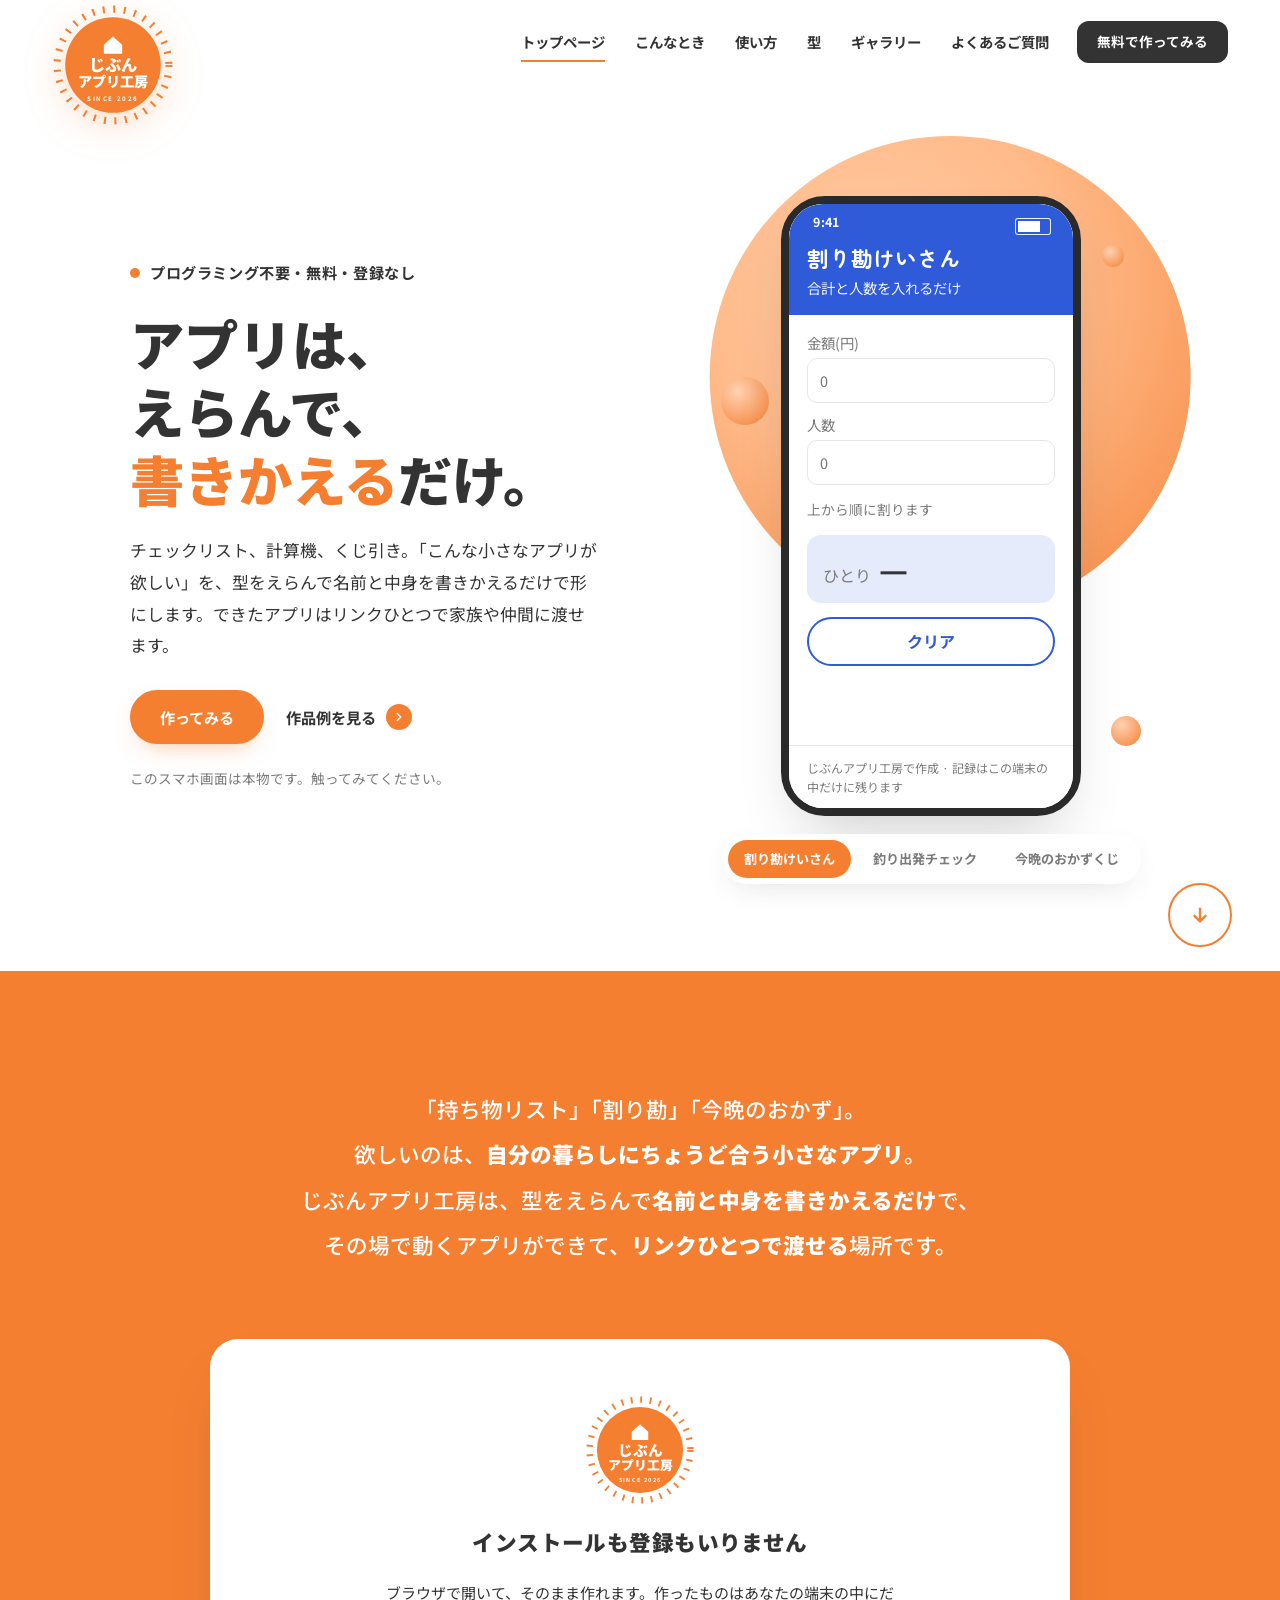
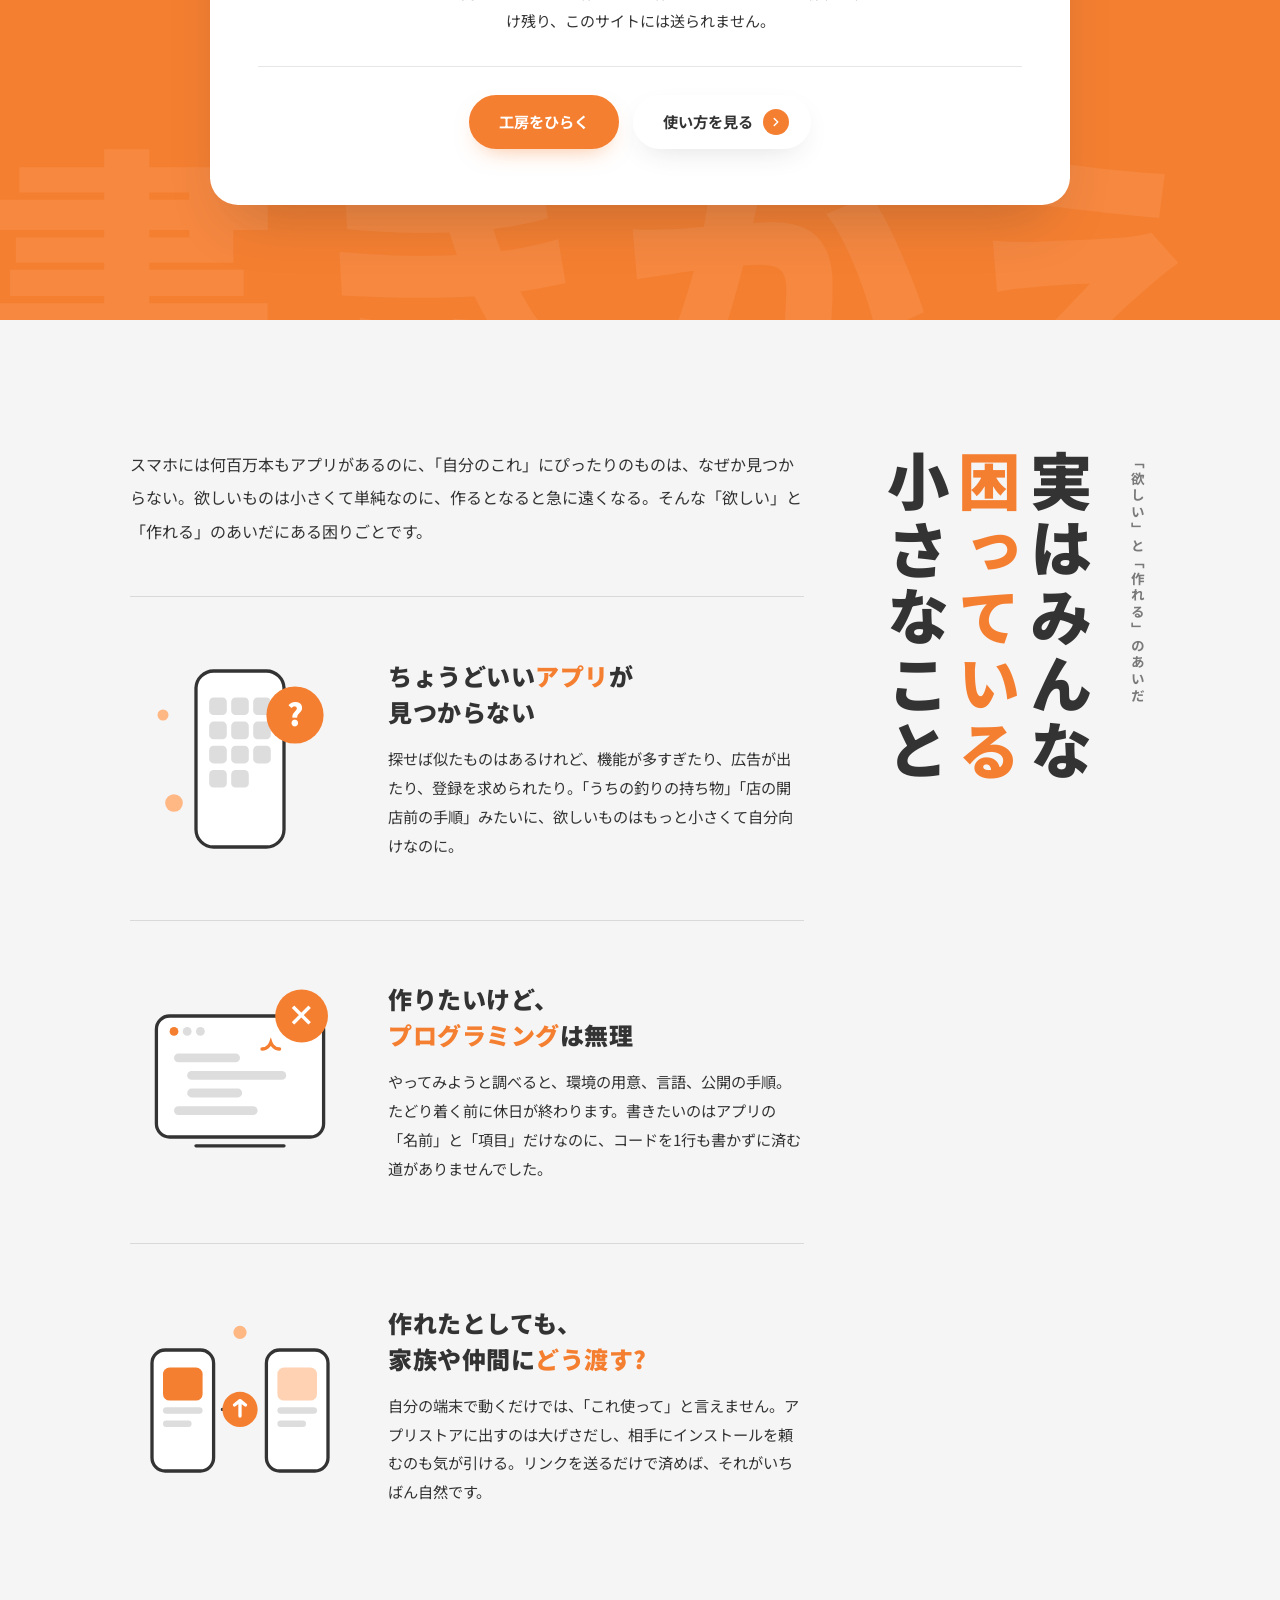
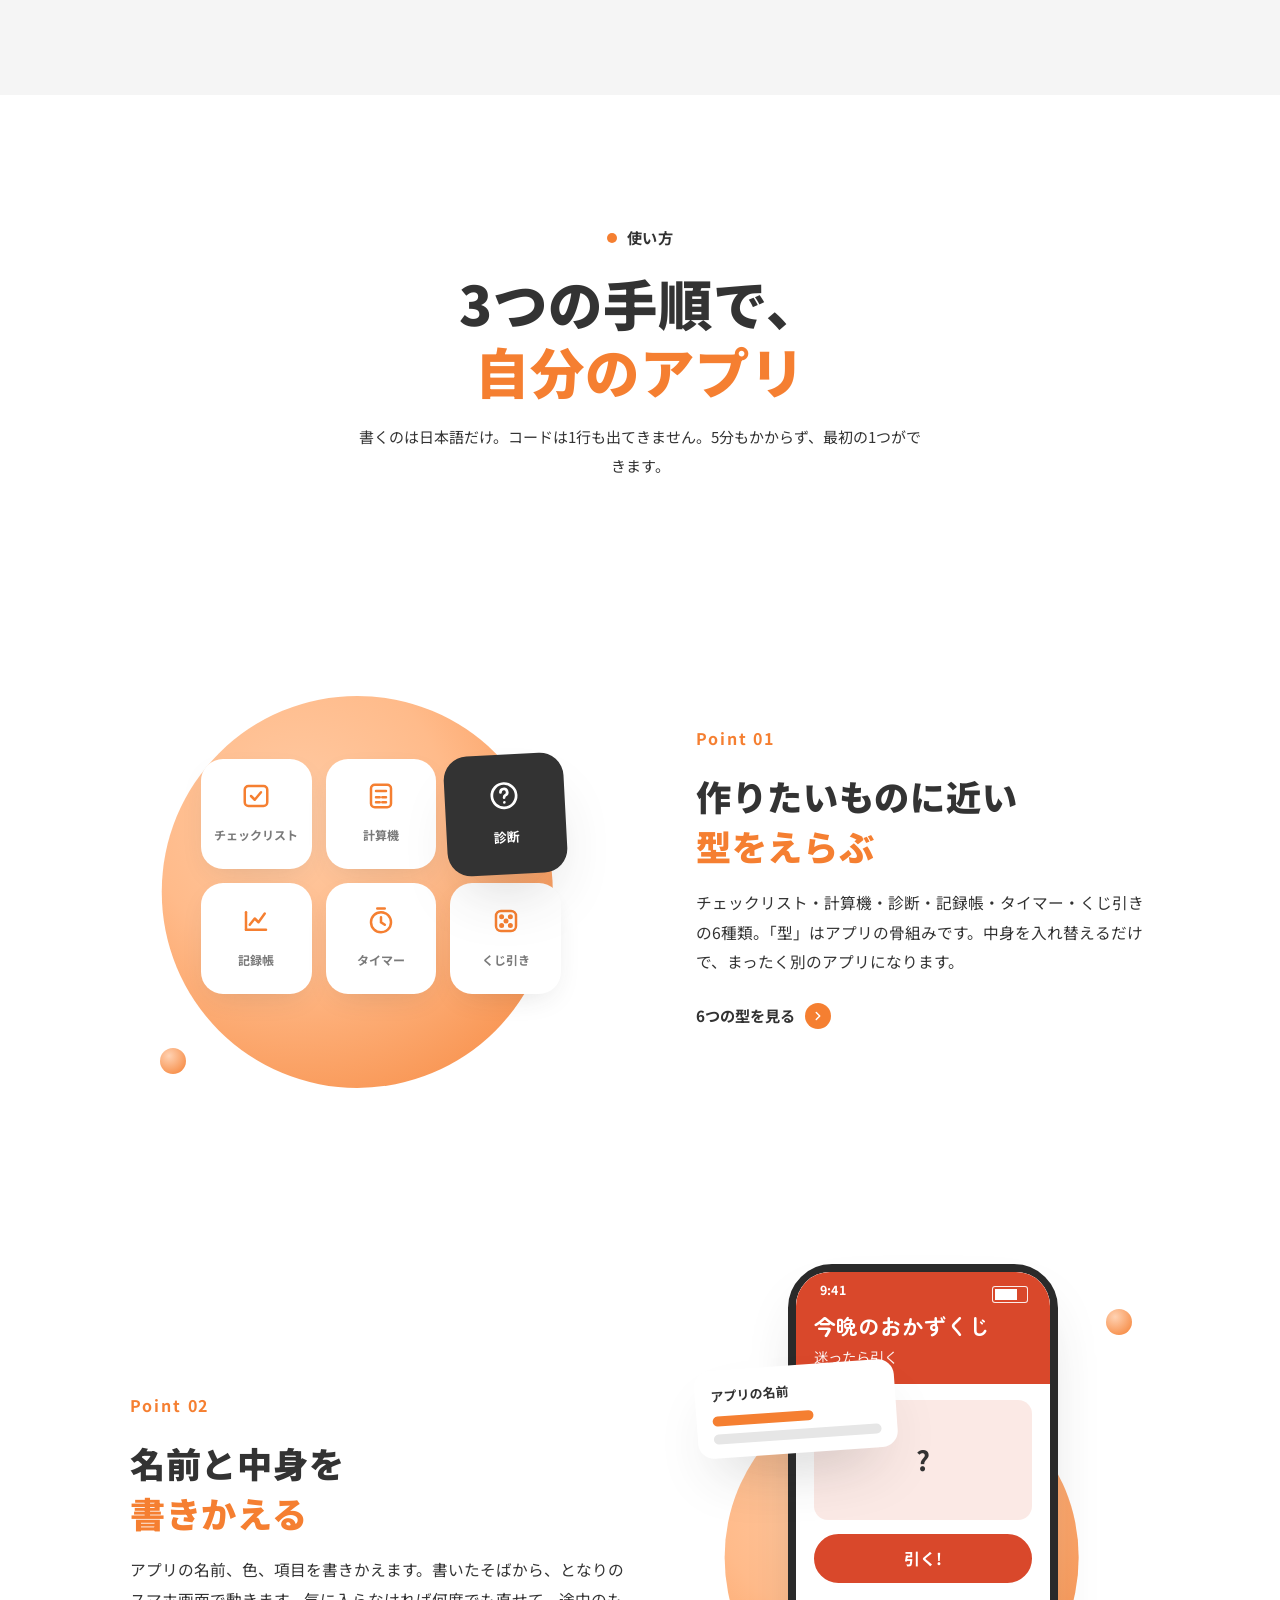
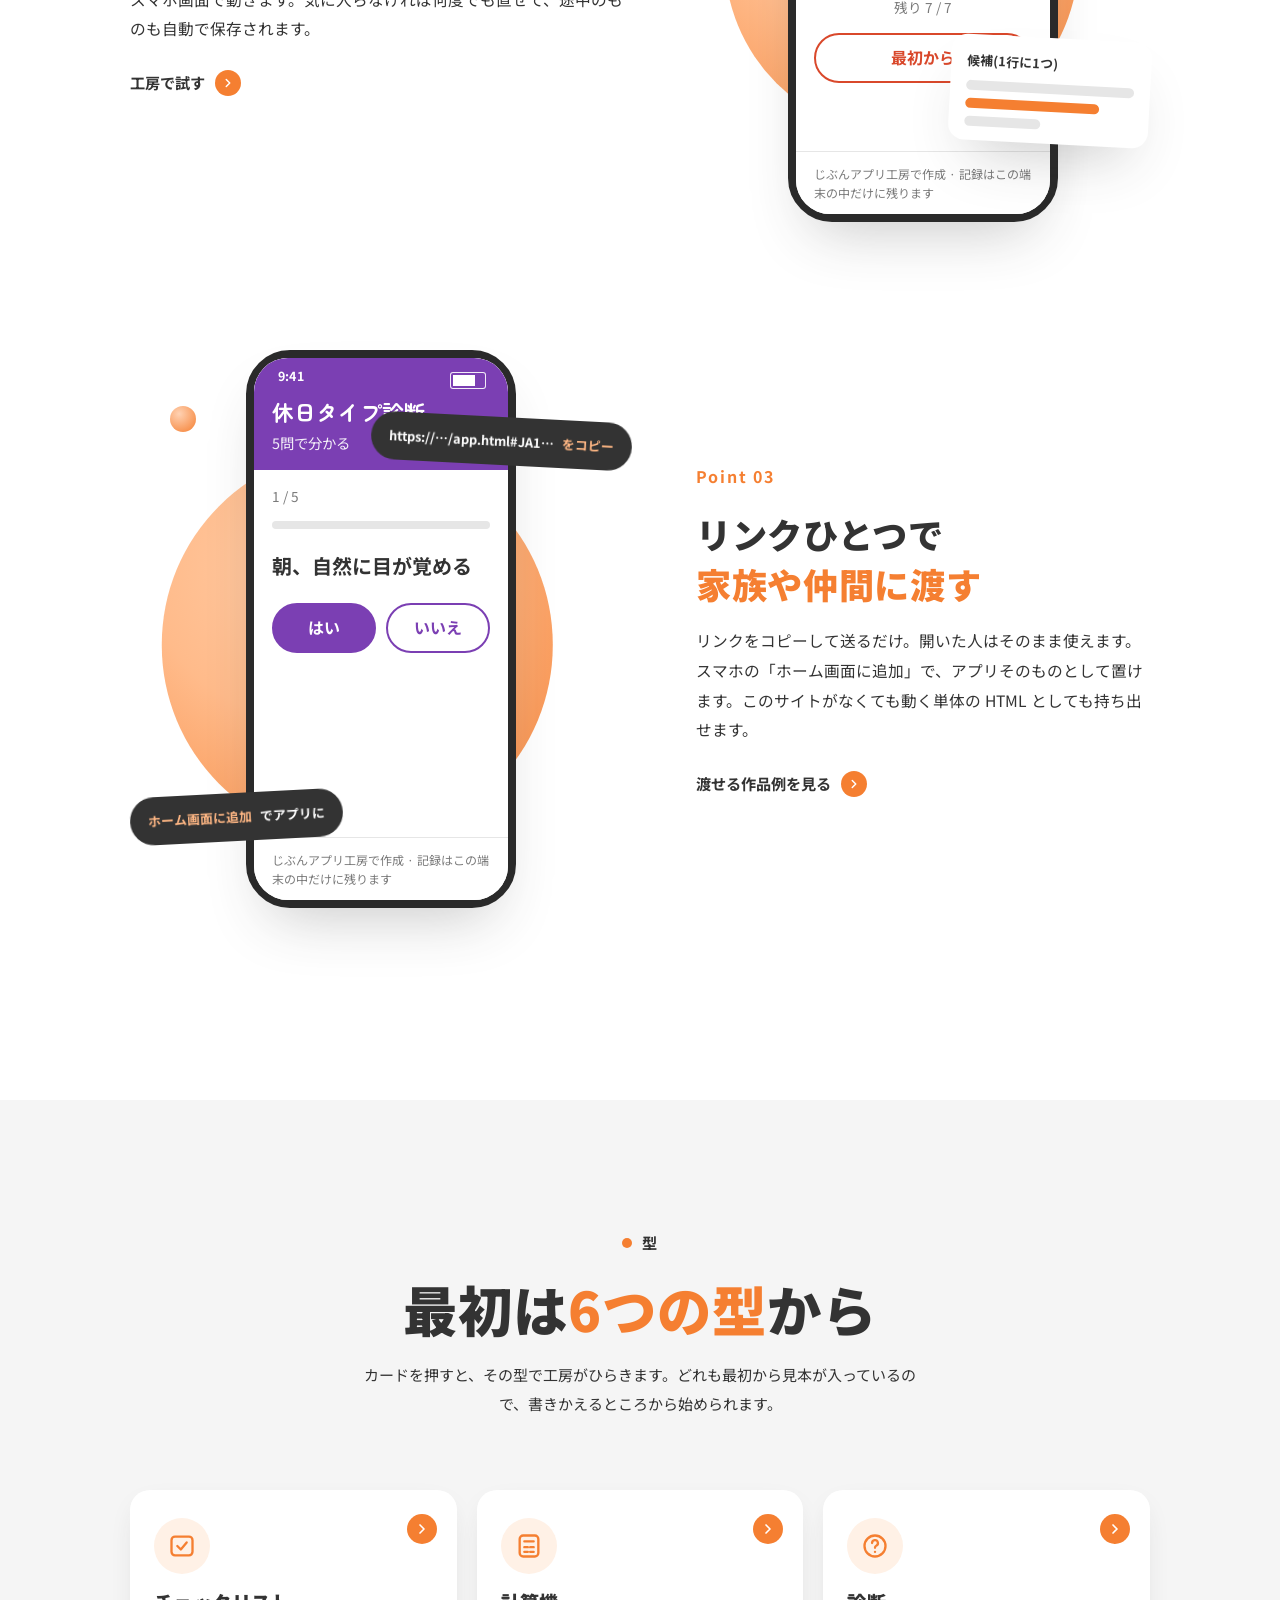
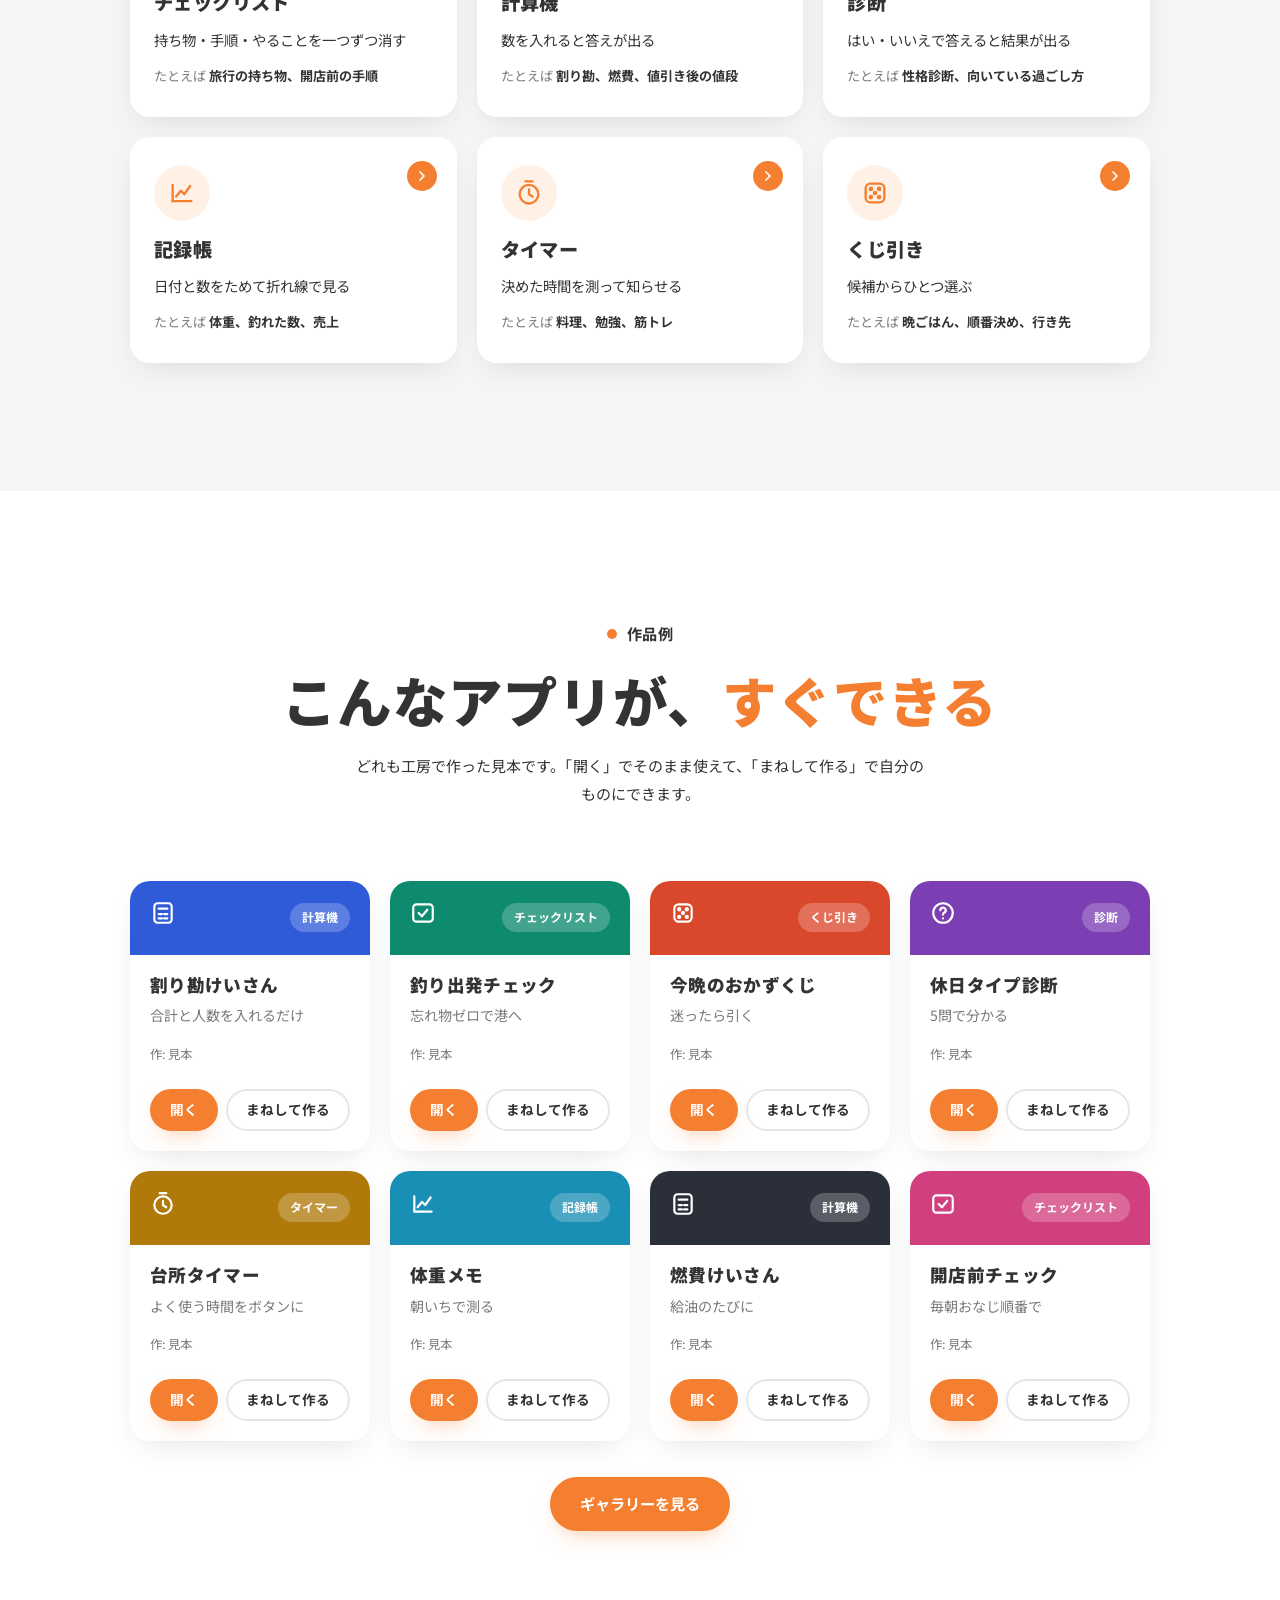
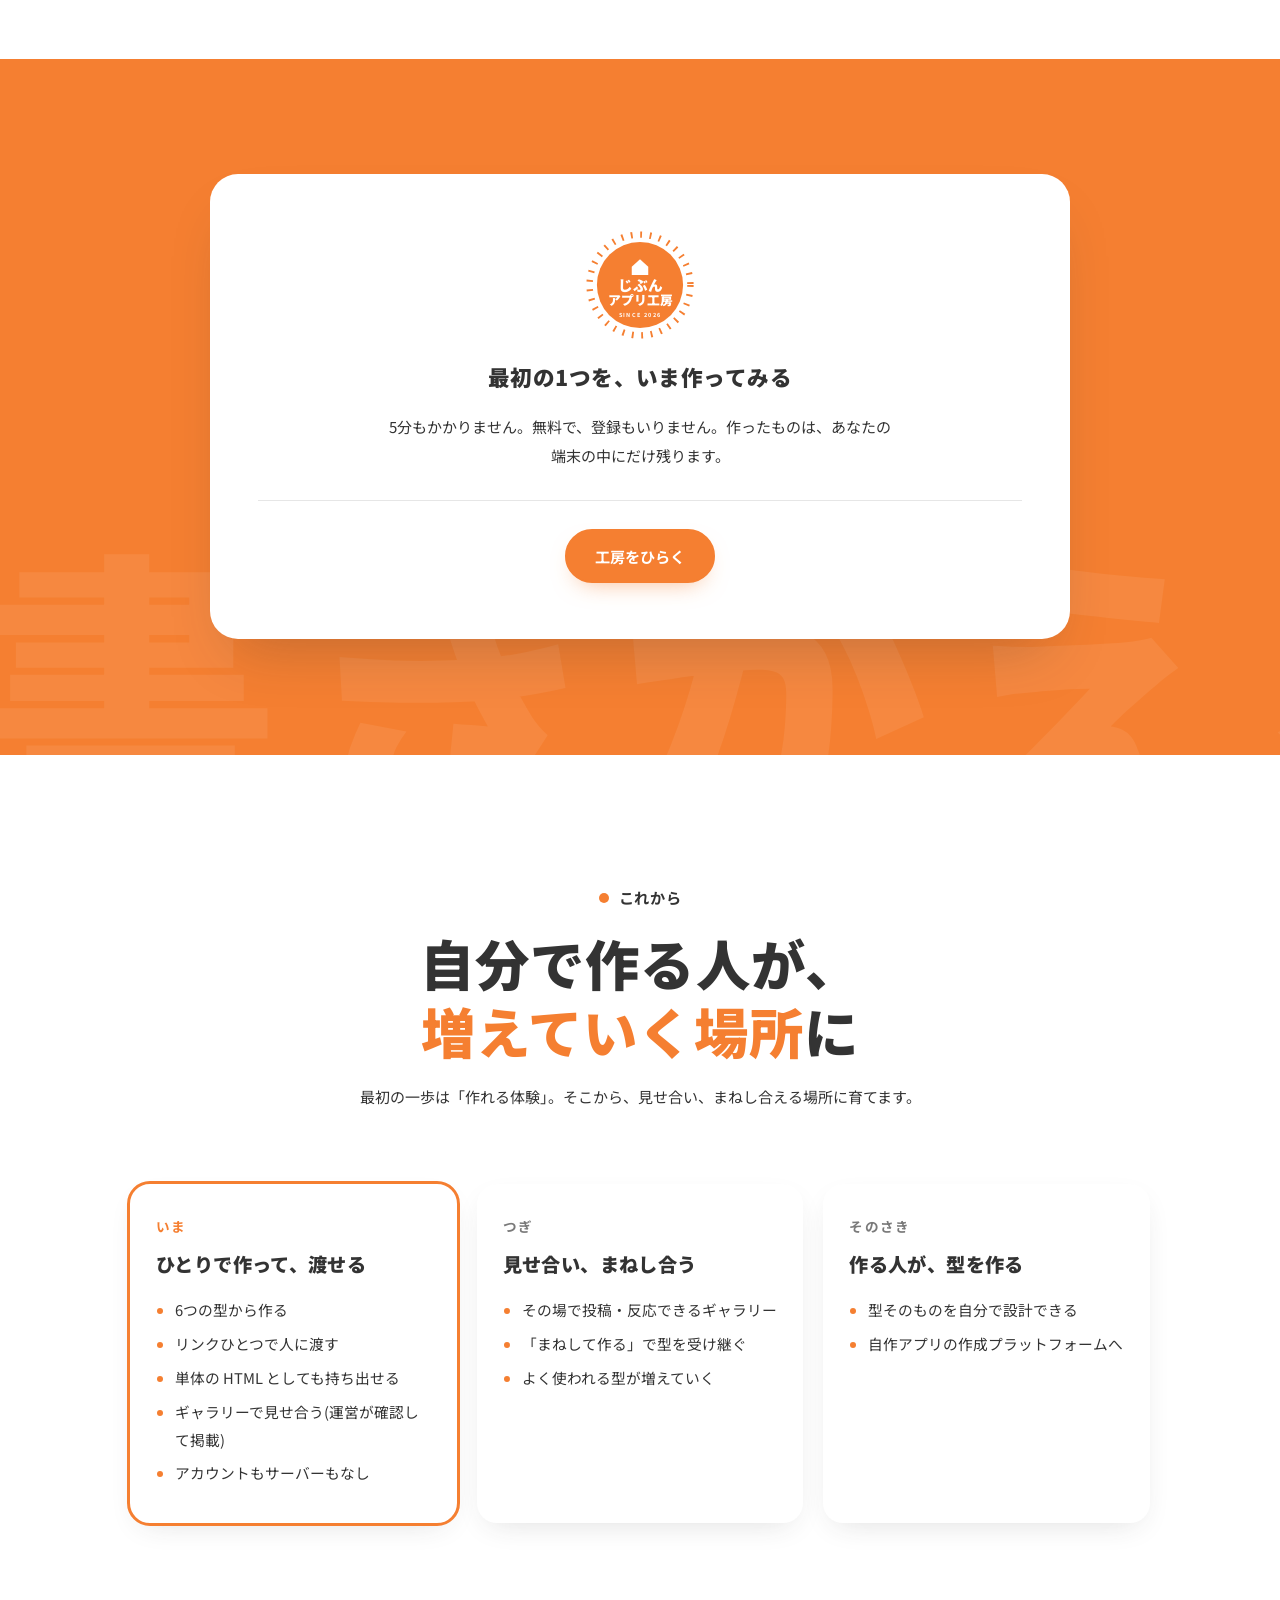
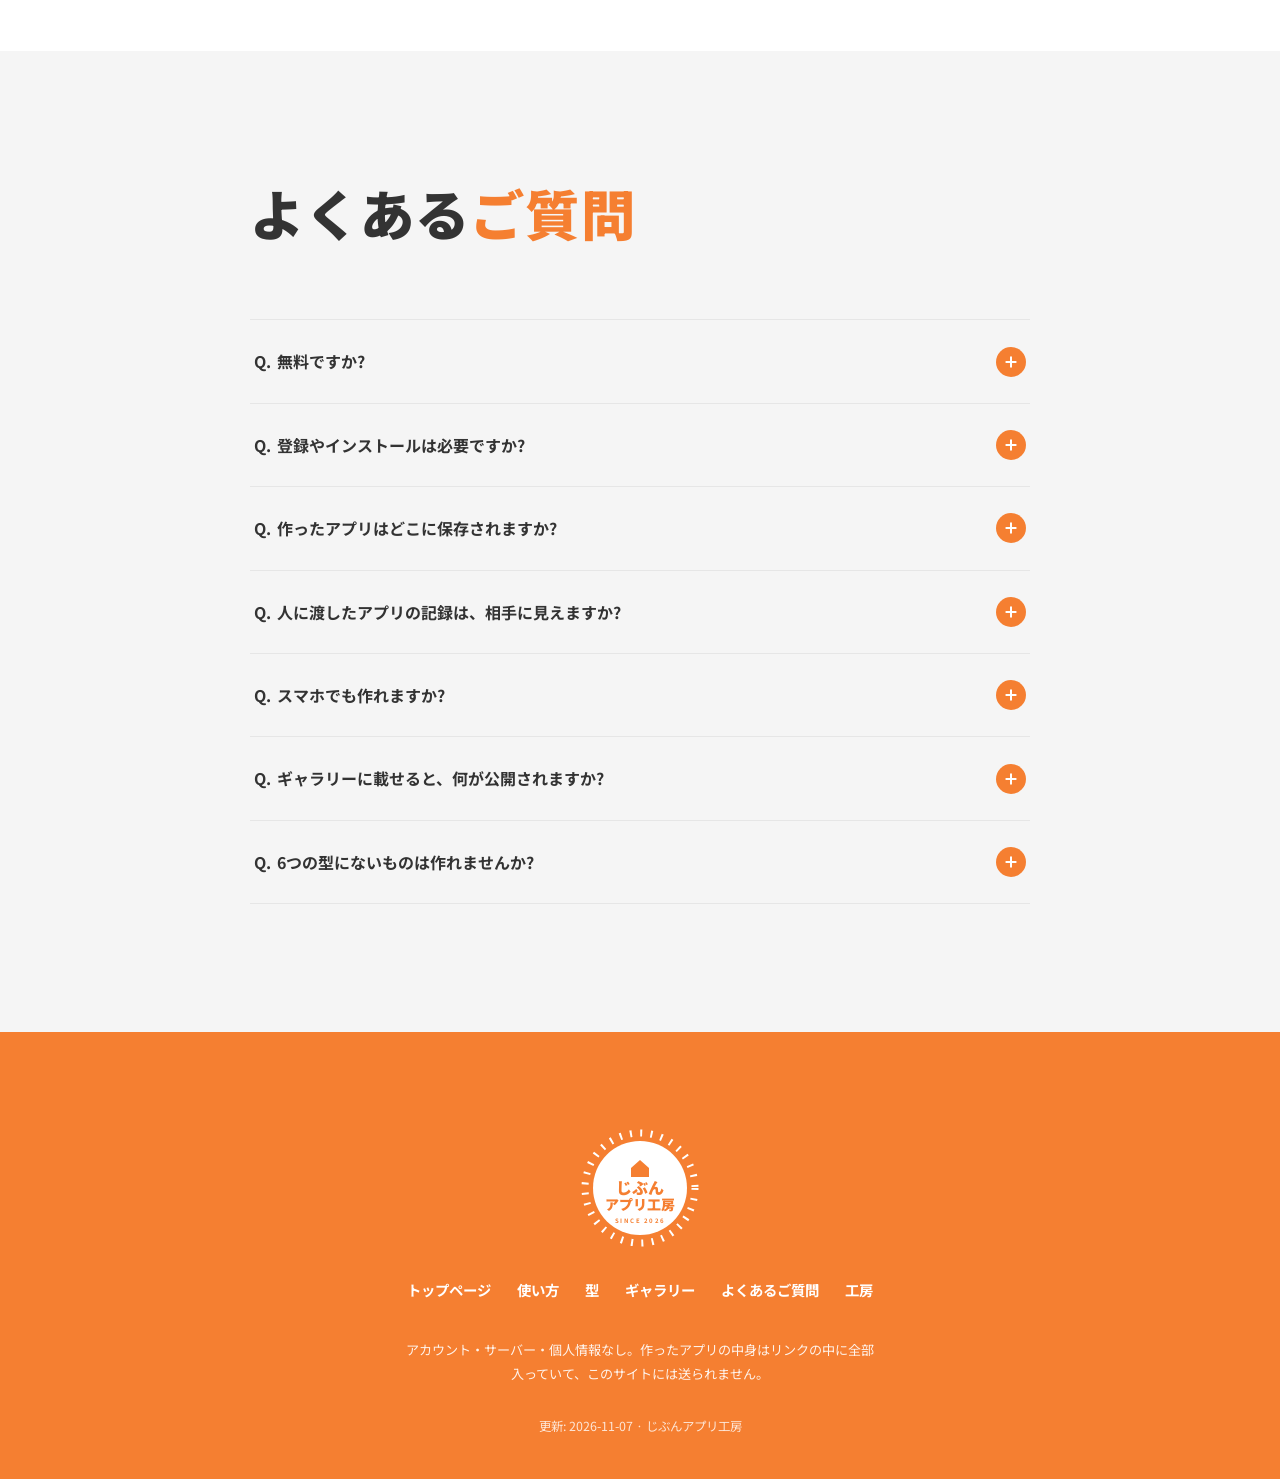
<file: docs/index.html>
<!doctype html>
<html lang="ja">
<head>
<meta charset="utf-8">
<meta name="viewport" content="width=device-width, initial-scale=1, viewport-fit=cover">
<title>じぶんアプリ工房</title>
<meta name="description" content="型をえらんで書きかえるだけ。自分だけのアプリがその場で動き、リンクひとつで人に渡せる。">
<meta property="og:title" content="じぶんアプリ工房">
<meta property="og:description" content="型をえらんで書きかえるだけ。自分だけのアプリがその場で動き、リンクひとつで人に渡せる。">
<meta name="theme-color" content="#f57f31">
<link rel="manifest" href="manifest.webmanifest">
<link rel="preconnect" href="https://fonts.googleapis.com">
<link rel="preconnect" href="https://fonts.gstatic.com" crossorigin>
<link rel="stylesheet" href="https://fonts.googleapis.com/css2?family=Noto+Sans+JP:wght@400;500;700;900&family=Zen+Maru+Gothic:wght@700&display=swap">
<link rel="stylesheet" href="style.css">
</head>
<body class="page">

<header class="nav">
  <div class="inner">
    <a class="logo" href="./" aria-label="じぶんアプリ工房 トップへ">
      <svg class="logo-svg" viewBox="0 0 120 120" aria-hidden="true"><circle class="ray" cx="60" cy="60" r="55" stroke-width="7" stroke-dasharray="2 8.36"/><circle class="base" cx="60" cy="60" r="47"/><path d="M51 40l9-8 9 8v9H51z" fill="var(--logo-ink)"/><text x="60" y="66" text-anchor="middle" font-size="16">じぶん</text><text x="60" y="82" text-anchor="middle" font-size="14">アプリ工房</text><text class="since" x="60" y="95" text-anchor="middle">SINCE 2026</text></svg>
    </a>
    <nav class="nav-links" id="navLinks">
      <a href="./" aria-current="page">トップページ</a>
      <a href="#why">こんなとき</a>
      <a href="#how">使い方</a>
      <a href="#types">型</a>
      <a href="gallery.html">ギャラリー</a>
      <a href="#faq">よくあるご質問</a>
      <a class="btn sm" href="make.html">作ってみる</a>
    </nav>
    <a class="btn dark sm" href="make.html">無料で作ってみる</a>
    <button class="menu" id="menuBtn" aria-label="メニュー" aria-expanded="false" aria-controls="navLinks"><svg viewBox="0 0 24 24" fill="none" stroke="currentColor" stroke-width="2.5" stroke-linecap="round"><path d="M4 7h16M4 12h16M4 17h16"/></svg></button>
  </div>
</header>

<section class="hero">
  <div class="wrap hero-grid">
    <div class="hero-copy">
      <span class="eyebrow">プログラミング不要・無料・登録なし</span>
      <h1>アプリは、<br>えらんで、<br><em>書きかえる</em>だけ。</h1>
      <p class="lead">チェックリスト、計算機、くじ引き。「こんな小さなアプリが欲しい」を、型をえらんで名前と中身を書きかえるだけで形にします。できたアプリはリンクひとつで家族や仲間に渡せます。</p>
      <div class="hero-actions">
        <a class="btn" href="make.html">作ってみる</a>
        <a class="more" href="#gallery">作品例を見る<span class="arr"><svg viewBox="0 0 24 24" fill="none" stroke="currentColor" stroke-width="2.5" stroke-linecap="round" stroke-linejoin="round"><path d="M9 6l6 6-6 6"/></svg></span></a>
      </div>
      <p class="hero-note">このスマホ画面は本物です。触ってみてください。</p>
    </div>
    <div class="hero-visual">
      <div class="blob"></div><i class="dot d1"></i><i class="dot d2"></i><i class="dot d3"></i>
      <div class="phone"><div class="screen"><div id="demo" class="app-root"></div></div></div>
      <div class="seg" id="demoSeg" role="tablist" aria-label="見本アプリを切り替え"></div>
    </div>
  </div>
  <a class="scroll-down" href="#about" aria-label="下へ"><svg viewBox="0 0 24 24" fill="none" stroke="currentColor" stroke-width="2.5" stroke-linecap="round" stroke-linejoin="round"><path d="M12 5v14M6 13l6 6 6-6"/></svg></a>
</section>

<section class="band" id="about">
  <div class="wrap">
    <p class="band-lead">
      「持ち物リスト」「割り勘」「今晩のおかず」。<br>
      欲しいのは、<b>自分の暮らしにちょうど合う小さなアプリ</b>。<br>
      じぶんアプリ工房は、型をえらんで<b>名前と中身を書きかえるだけ</b>で、<br>
      その場で動くアプリができて、<b>リンクひとつで渡せる</b>場所です。
    </p>
    <div class="dl-card">
      <div class="dl-logo"><svg class="logo-svg" viewBox="0 0 120 120" aria-hidden="true"><circle class="ray" cx="60" cy="60" r="55" stroke-width="7" stroke-dasharray="2 8.36"/><circle class="base" cx="60" cy="60" r="47"/><path d="M51 40l9-8 9 8v9H51z" fill="var(--logo-ink)"/><text x="60" y="66" text-anchor="middle" font-size="16">じぶん</text><text x="60" y="82" text-anchor="middle" font-size="14">アプリ工房</text><text class="since" x="60" y="95" text-anchor="middle">SINCE 2026</text></svg></div>
      <h3>インストールも登録もいりません</h3>
      <p>ブラウザで開いて、そのまま作れます。作ったものはあなたの端末の中にだけ残り、このサイトには送られません。</p>
      <div class="dl-actions">
        <a class="btn" href="make.html">工房をひらく</a>
        <a class="btn white" href="#how">使い方を見る<span class="arr"><svg viewBox="0 0 24 24" fill="none" stroke="currentColor" stroke-width="2.5" stroke-linecap="round" stroke-linejoin="round"><path d="M9 6l6 6-6 6"/></svg></span></a>
      </div>
    </div>
  </div>
</section>

<section class="section worries" id="why">
  <div class="wrap worries-grid">
    <div class="worries-list">
      <p class="intro">スマホには何百万本もアプリがあるのに、「自分のこれ」にぴったりのものは、なぜか見つからない。欲しいものは小さくて単純なのに、作るとなると急に遠くなる。そんな「欲しい」と「作れる」のあいだにある困りごとです。</p>
      <article class="worry">
        <div class="art" aria-hidden="true">
          <svg viewBox="0 0 200 200"><rect x="60" y="20" width="80" height="160" rx="16" fill="#fff" stroke="#333" stroke-width="3"/><rect x="72" y="44" width="16" height="16" rx="4" fill="#ddd"/><rect x="92" y="44" width="16" height="16" rx="4" fill="#ddd"/><rect x="112" y="44" width="16" height="16" rx="4" fill="#ddd"/><rect x="72" y="66" width="16" height="16" rx="4" fill="#ddd"/><rect x="92" y="66" width="16" height="16" rx="4" fill="#ddd"/><rect x="112" y="66" width="16" height="16" rx="4" fill="#ddd"/><rect x="72" y="88" width="16" height="16" rx="4" fill="#ddd"/><rect x="92" y="88" width="16" height="16" rx="4" fill="#ddd"/><rect x="112" y="88" width="16" height="16" rx="4" fill="#ddd"/><rect x="72" y="110" width="16" height="16" rx="4" fill="#ddd"/><rect x="92" y="110" width="16" height="16" rx="4" fill="#ddd"/><circle cx="150" cy="60" r="26" fill="#f57f31"/><text x="150" y="70" text-anchor="middle" font-size="28" font-weight="900" fill="#fff">?</text><circle cx="40" cy="140" r="8" fill="#ffb784"/><circle cx="30" cy="60" r="5" fill="#ffb784"/></svg>
        </div>
        <div>
          <h3>ちょうどいい<em>アプリ</em>が<br>見つからない</h3>
          <p>探せば似たものはあるけれど、機能が多すぎたり、広告が出たり、登録を求められたり。「うちの釣りの持ち物」「店の開店前の手順」みたいに、欲しいものはもっと小さくて自分向けなのに。</p>
        </div>
      </article>
      <article class="worry">
        <div class="art" aria-hidden="true">
          <svg viewBox="0 0 200 200"><rect x="24" y="40" width="152" height="110" rx="12" fill="#fff" stroke="#333" stroke-width="3"/><circle cx="40" cy="54" r="4" fill="#f57f31"/><circle cx="52" cy="54" r="4" fill="#ddd"/><circle cx="64" cy="54" r="4" fill="#ddd"/><rect x="40" y="74" width="60" height="8" rx="4" fill="#ddd"/><rect x="52" y="90" width="90" height="8" rx="4" fill="#ddd"/><rect x="52" y="106" width="50" height="8" rx="4" fill="#ddd"/><rect x="40" y="122" width="76" height="8" rx="4" fill="#ddd"/><path d="M60 158h80" stroke="#333" stroke-width="3" stroke-linecap="round"/><circle cx="156" cy="40" r="24" fill="#f57f31"/><text x="156" y="49" text-anchor="middle" font-size="26" font-weight="900" fill="#fff">×</text><path d="M120 70c6 0 8-6 8-6s2 6 8 6" stroke="#f57f31" stroke-width="3" fill="none" stroke-linecap="round"/></svg>
        </div>
        <div>
          <h3>作りたいけど、<br><em>プログラミング</em>は無理</h3>
          <p>やってみようと調べると、環境の用意、言語、公開の手順。たどり着く前に休日が終わります。書きたいのはアプリの「名前」と「項目」だけなのに、コードを1行も書かずに済む道がありませんでした。</p>
        </div>
      </article>
      <article class="worry">
        <div class="art" aria-hidden="true">
          <svg viewBox="0 0 200 200"><rect x="20" y="50" width="56" height="110" rx="12" fill="#fff" stroke="#333" stroke-width="3"/><rect x="124" y="50" width="56" height="110" rx="12" fill="#fff" stroke="#333" stroke-width="3"/><rect x="30" y="66" width="36" height="30" rx="6" fill="#f57f31"/><rect x="30" y="102" width="36" height="6" rx="3" fill="#ddd"/><rect x="30" y="114" width="26" height="6" rx="3" fill="#ddd"/><rect x="134" y="66" width="36" height="30" rx="6" fill="#ffd2b3"/><rect x="134" y="102" width="36" height="6" rx="3" fill="#ddd"/><rect x="134" y="114" width="26" height="6" rx="3" fill="#ddd"/><path d="M84 104h30" stroke="#333" stroke-width="3" stroke-dasharray="5 5" stroke-linecap="round"/><circle cx="100" cy="104" r="16" fill="#f57f31"/><path d="M95 100l5-4 5 4M100 96v14" stroke="#fff" stroke-width="3" fill="none" stroke-linecap="round" stroke-linejoin="round"/><circle cx="100" cy="34" r="6" fill="#ffb784"/></svg>
        </div>
        <div>
          <h3>作れたとしても、<br>家族や仲間に<em>どう渡す?</em></h3>
          <p>自分の端末で動くだけでは、「これ使って」と言えません。アプリストアに出すのは大げさだし、相手にインストールを頼むのも気が引ける。リンクを送るだけで済めば、それがいちばん自然です。</p>
        </div>
      </article>
    </div>
    <div class="worries-head">
      <h2>実はみんな<br><em>困っている</em><br>小さなこと</h2>
      <span class="eyebrow-v">「欲しい」と「作れる」のあいだ</span>
    </div>
  </div>
</section>

<section class="section" id="how">
  <div class="wrap">
    <div class="section-head center">
      <span class="eyebrow">使い方</span>
      <h2>3つの手順で、<br><em>自分のアプリ</em></h2>
      <p>書くのは日本語だけ。コードは1行も出てきません。5分もかからず、最初の1つができます。</p>
    </div>

    <div class="point">
      <div class="point-visual">
        <div class="blob"></div><i class="dot" style="left:6%;bottom:12%"></i>
        <div class="tiles-art" id="tilesArt"></div>
      </div>
      <div class="point-copy">
        <span class="pt-num">Point 01</span>
        <h3>作りたいものに近い<br><em>型をえらぶ</em></h3>
        <p>チェックリスト・計算機・診断・記録帳・タイマー・くじ引きの6種類。「型」はアプリの骨組みです。中身を入れ替えるだけで、まったく別のアプリになります。</p>
        <a class="more" href="#types">6つの型を見る<span class="arr"><svg viewBox="0 0 24 24" fill="none" stroke="currentColor" stroke-width="2.5" stroke-linecap="round" stroke-linejoin="round"><path d="M9 6l6 6-6 6"/></svg></span></a>
      </div>
    </div>

    <div class="point rev">
      <div class="point-visual">
        <div class="blob"></div><i class="dot" style="right:4%;top:8%"></i>
        <div class="float-card left"><b>アプリの名前</b><div class="fl ac"></div><div class="fl"></div></div>
        <div class="phone"><div class="screen"><div id="pt2" class="app-root"></div></div></div>
        <div class="float-card right"><b>候補(1行に1つ)</b><div class="fl"></div><div class="fl ac" style="width:80%"></div><div class="fl" style="width:45%"></div></div>
      </div>
      <div class="point-copy">
        <span class="pt-num">Point 02</span>
        <h3>名前と中身を<br><em>書きかえる</em></h3>
        <p>アプリの名前、色、項目を書きかえます。書いたそばから、となりのスマホ画面で動きます。気に入らなければ何度でも直せて、途中のものも自動で保存されます。</p>
        <a class="more" href="make.html">工房で試す<span class="arr"><svg viewBox="0 0 24 24" fill="none" stroke="currentColor" stroke-width="2.5" stroke-linecap="round" stroke-linejoin="round"><path d="M9 6l6 6-6 6"/></svg></span></a>
      </div>
    </div>

    <div class="point">
      <div class="point-visual">
        <div class="blob"></div><i class="dot" style="left:8%;top:10%"></i>
        <div class="float-pill top">https://…/app.html#JA1… <b>をコピー</b></div>
        <div class="phone"><div class="screen"><div id="pt3" class="app-root"></div></div></div>
        <div class="float-pill bottom"><b>ホーム画面に追加</b> でアプリに</div>
      </div>
      <div class="point-copy">
        <span class="pt-num">Point 03</span>
        <h3>リンクひとつで<br><em>家族や仲間に渡す</em></h3>
        <p>リンクをコピーして送るだけ。開いた人はそのまま使えます。スマホの「ホーム画面に追加」で、アプリそのものとして置けます。このサイトがなくても動く単体の HTML としても持ち出せます。</p>
        <a class="more" href="#gallery">渡せる作品例を見る<span class="arr"><svg viewBox="0 0 24 24" fill="none" stroke="currentColor" stroke-width="2.5" stroke-linecap="round" stroke-linejoin="round"><path d="M9 6l6 6-6 6"/></svg></span></a>
      </div>
    </div>
  </div>
</section>

<section class="section gray" id="types">
  <div class="wrap">
    <div class="section-head center">
      <span class="eyebrow">型</span>
      <h2>最初は<em>6つの型</em>から</h2>
      <p>カードを押すと、その型で工房がひらきます。どれも最初から見本が入っているので、書きかえるところから始められます。</p>
    </div>
    <div class="grid grid-3" id="types-grid"></div>
  </div>
</section>

<section class="section" id="gallery">
  <div class="wrap">
    <div class="section-head center">
      <span class="eyebrow">作品例</span>
      <h2>こんなアプリが、<em>すぐできる</em></h2>
      <p>どれも工房で作った見本です。「開く」でそのまま使えて、「まねして作る」で自分のものにできます。</p>
    </div>
    <div class="grid grid-4" id="gallery-grid"></div>
    <p class="gallery-more"><a class="btn" href="gallery.html">ギャラリーを見る</a></p>
  </div>
</section>

<section class="band">
  <div class="wrap">
    <div class="dl-card">
      <div class="dl-logo"><svg class="logo-svg" viewBox="0 0 120 120" aria-hidden="true"><circle class="ray" cx="60" cy="60" r="55" stroke-width="7" stroke-dasharray="2 8.36"/><circle class="base" cx="60" cy="60" r="47"/><path d="M51 40l9-8 9 8v9H51z" fill="var(--logo-ink)"/><text x="60" y="66" text-anchor="middle" font-size="16">じぶん</text><text x="60" y="82" text-anchor="middle" font-size="14">アプリ工房</text><text class="since" x="60" y="95" text-anchor="middle">SINCE 2026</text></svg></div>
      <h3>最初の1つを、いま作ってみる</h3>
      <p>5分もかかりません。無料で、登録もいりません。作ったものは、あなたの端末の中にだけ残ります。</p>
      <div class="dl-actions">
        <a class="btn" href="make.html">工房をひらく</a>
      </div>
    </div>
  </div>
</section>

<section class="section" id="next">
  <div class="wrap">
    <div class="section-head center">
      <span class="eyebrow">これから</span>
      <h2>自分で作る人が、<br><em>増えていく場所</em>に</h2>
      <p>最初の一歩は「作れる体験」。そこから、見せ合い、まねし合える場所に育てます。</p>
    </div>
    <div class="road">
      <div class="card now">
        <span class="when">いま</span>
        <h3>ひとりで作って、渡せる</h3>
        <ul>
          <li>6つの型から作る</li>
          <li>リンクひとつで人に渡す</li>
          <li>単体の HTML としても持ち出せる</li>
          <li>ギャラリーで見せ合う(運営が確認して掲載)</li>
          <li>アカウントもサーバーもなし</li>
        </ul>
      </div>
      <div class="card">
        <span class="when">つぎ</span>
        <h3>見せ合い、まねし合う</h3>
        <ul>
          <li>その場で投稿・反応できるギャラリー</li>
          <li>「まねして作る」で型を受け継ぐ</li>
          <li>よく使われる型が増えていく</li>
        </ul>
      </div>
      <div class="card">
        <span class="when">そのさき</span>
        <h3>作る人が、型を作る</h3>
        <ul>
          <li>型そのものを自分で設計できる</li>
          <li>自作アプリの作成プラットフォームへ</li>
        </ul>
      </div>
    </div>
  </div>
</section>

<section class="section gray" id="faq">
  <div class="wrap faq">
    <div class="section-head">
      <h2>よくある<em>ご質問</em></h2>
    </div>
    <div class="faq-list">
      <details class="faq-item"><summary><span class="q">無料ですか?</span><span class="pm"><svg viewBox="0 0 24 24" fill="none" stroke="currentColor" stroke-width="3" stroke-linecap="round"><path d="M12 5v14M5 12h14"/></svg></span></summary><div class="a"><p>無料です。作るのも、渡すのも、使うのもお金はかかりません。広告もありません。</p></div></details>
      <details class="faq-item"><summary><span class="q">登録やインストールは必要ですか?</span><span class="pm"><svg viewBox="0 0 24 24" fill="none" stroke="currentColor" stroke-width="3" stroke-linecap="round"><path d="M12 5v14M5 12h14"/></svg></span></summary><div class="a"><p>いりません。ブラウザで開くだけで作れます。アカウントもパスワードもありません。</p></div></details>
      <details class="faq-item"><summary><span class="q">作ったアプリはどこに保存されますか?</span><span class="pm"><svg viewBox="0 0 24 24" fill="none" stroke="currentColor" stroke-width="3" stroke-linecap="round"><path d="M12 5v14M5 12h14"/></svg></span></summary><div class="a"><p>あなたの端末(ブラウザ)の中だけです。このサイトのサーバーには送られません。ブラウザのデータを消すと一緒に消えるので、大事なものはリンクか HTML で手元に残してください。</p></div></details>
      <details class="faq-item"><summary><span class="q">人に渡したアプリの記録は、相手に見えますか?</span><span class="pm"><svg viewBox="0 0 24 24" fill="none" stroke="currentColor" stroke-width="3" stroke-linecap="round"><path d="M12 5v14M5 12h14"/></svg></span></summary><div class="a"><p>見えません。リンクに入っているのはアプリの「作り」(名前・項目・色)だけで、チェックや記録はそれぞれの端末の中に別々に残ります。</p></div></details>
      <details class="faq-item"><summary><span class="q">スマホでも作れますか?</span><span class="pm"><svg viewBox="0 0 24 24" fill="none" stroke="currentColor" stroke-width="3" stroke-linecap="round"><path d="M12 5v14M5 12h14"/></svg></span></summary><div class="a"><p>作れます。スマホでは画面下の「できあがりを見る」で、動いているアプリを確かめながら書きかえられます。</p></div></details>
      <details class="faq-item"><summary><span class="q">ギャラリーに載せると、何が公開されますか?</span><span class="pm"><svg viewBox="0 0 24 24" fill="none" stroke="currentColor" stroke-width="3" stroke-linecap="round"><path d="M12 5v14M5 12h14"/></svg></span></summary><div class="a"><p>アプリの「作り」(名前・項目・色)と、申し込みに書いたペンネーム・ひとことです。チェックや記録は載りません。自分から申し込まない限り公開されず、運営が中身を確認してから載せます。取り下げもできます。</p></div></details>
      <details class="faq-item"><summary><span class="q">6つの型にないものは作れませんか?</span><span class="pm"><svg viewBox="0 0 24 24" fill="none" stroke="currentColor" stroke-width="3" stroke-linecap="round"><path d="M12 5v14M5 12h14"/></svg></span></summary><div class="a"><p>いまは6種類です。「こんな型が欲しい」が集まったものから増やしていきます。その先では、型そのものを自分で設計できるようにする予定です。</p></div></details>
    </div>
  </div>
</section>

<footer class="foot">
  <div class="wrap">
    <div class="flogo"><svg class="logo-svg inv" viewBox="0 0 120 120" aria-hidden="true"><circle class="ray" cx="60" cy="60" r="55" stroke-width="7" stroke-dasharray="2 8.36"/><circle class="base" cx="60" cy="60" r="47"/><path d="M51 40l9-8 9 8v9H51z" fill="var(--logo-ink)"/><text x="60" y="66" text-anchor="middle" font-size="16">じぶん</text><text x="60" y="82" text-anchor="middle" font-size="14">アプリ工房</text><text class="since" x="60" y="95" text-anchor="middle">SINCE 2026</text></svg></div>
    <nav class="foot-links">
      <a href="./">トップページ</a>
      <a href="#how">使い方</a>
      <a href="#types">型</a>
      <a href="gallery.html">ギャラリー</a>
      <a href="#faq">よくあるご質問</a>
      <a href="make.html">工房</a>
    </nav>
    <p class="note">アカウント・サーバー・個人情報なし。作ったアプリの中身はリンクの中に全部入っていて、このサイトには送られません。</p>
    <p class="copy"><span id="updated"></span> · じぶんアプリ工房</p>
  </div>
</footer>

<script src="runtime.js"></script>
<script src="templates.js"></script>
<script src="nav.js"></script>
<script src="site.js"></script>
</body>
</html>
</file>
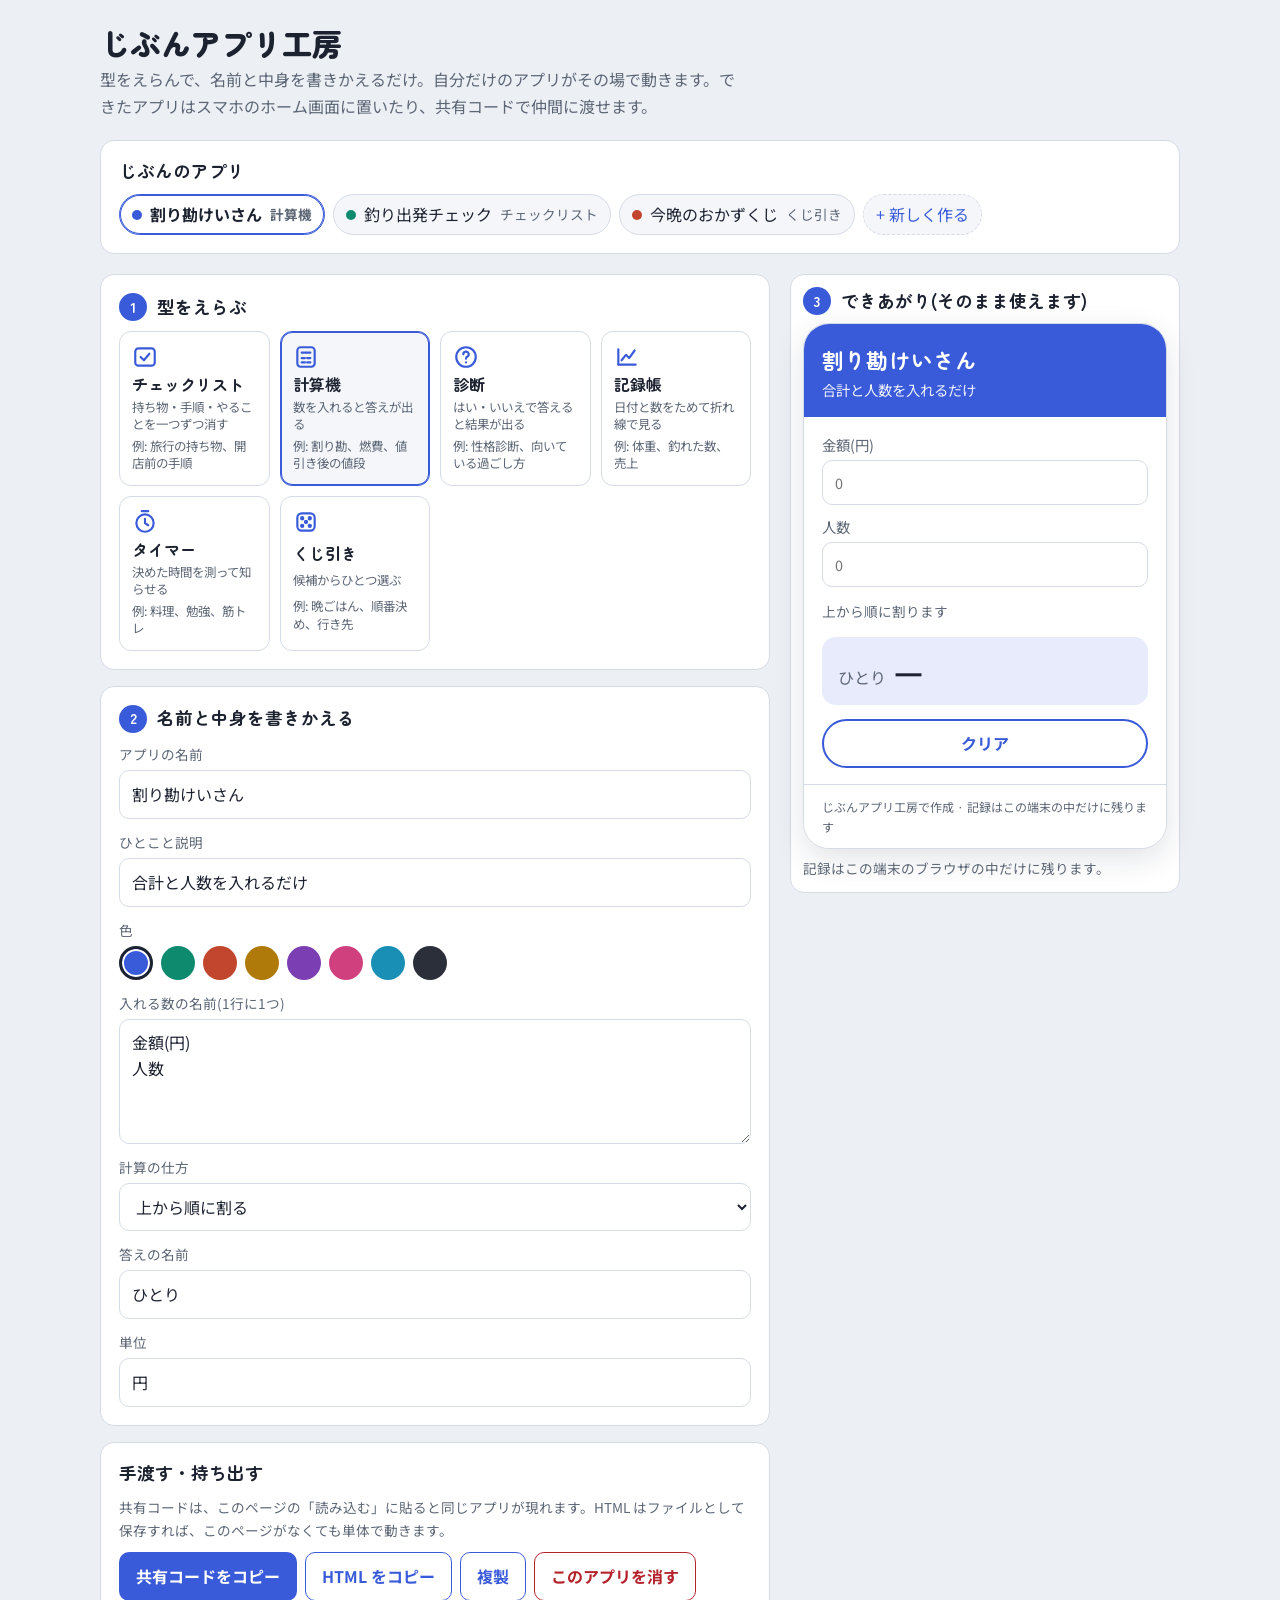
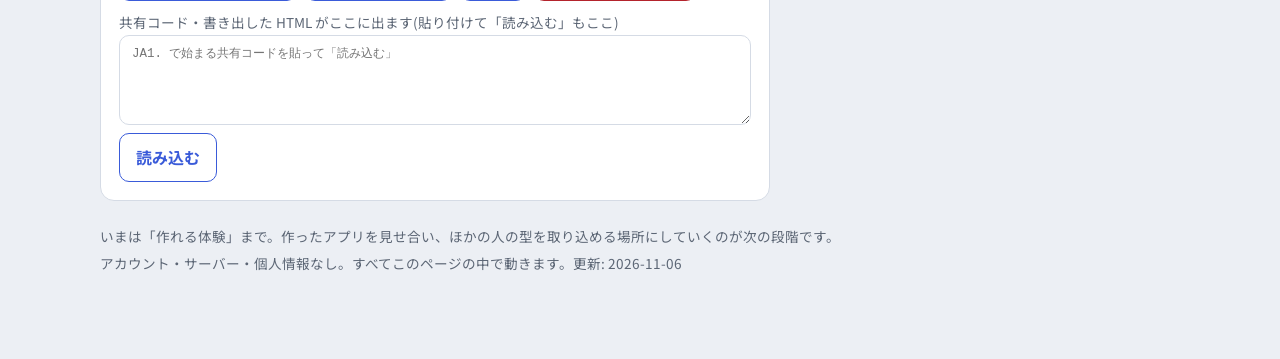
<file: artifact.html>
<title>じぶんアプリ工房</title>
<meta name="claude:viewport-fit-sides" content="cover">
<link rel="stylesheet" href="https://fonts.googleapis.com/css2?family=Noto+Sans+JP:wght@400;500;700&family=Zen+Maru+Gothic:wght@700;900&display=swap">
<style>
  /* レイアウト: 左に「型をえらぶ→書きかえる」の作業台、右にスマホ枠のできあがりプレビュー。狭い画面では縦に積む */
  :root {
    --bg: #eceff4;
    --fg: #1c2230;
    --muted: #5c6675;
    --panel: #ffffff;
    --line: #d5dbe5;
    --soft: #f4f6fa;
    --accent: #3a5bd9;
    --accent-fg: #ffffff;
    --good: #1f8a5b;
    --danger: #b4232c;
    --display: "Zen Maru Gothic", "Hiragino Maru Gothic ProN", "Noto Sans JP", sans-serif;
    --body: "Noto Sans JP", "Hiragino Sans", -apple-system, sans-serif;
  }
  @media (prefers-color-scheme: dark) {
    :root:not([data-theme="light"]) {
      --bg: #11151d; --fg: #e8ebf2; --muted: #9aa3b5; --panel: #1a1f2a; --line: #2e3545; --soft: #222837;
      --accent: #8ea2ff; --accent-fg: #11151d; --good: #5fd39a; --danger: #ff8d95; color-scheme: dark;
    }
  }
  :root[data-theme="dark"] {
    --bg: #11151d; --fg: #e8ebf2; --muted: #9aa3b5; --panel: #1a1f2a; --line: #2e3545; --soft: #222837;
    --accent: #8ea2ff; --accent-fg: #11151d; --good: #5fd39a; --danger: #ff8d95; color-scheme: dark;
  }
  * { box-sizing: border-box; }
  body {
    margin: 0; background: var(--bg); color: var(--fg);
    font: 16px/1.7 var(--body);
    padding-block: 24px 80px;
    padding-left: max(16px, env(safe-area-inset-left, 0px));
    padding-right: max(16px, env(safe-area-inset-right, 0px));
  }
  .wrap { max-width: 1080px; margin: 0 auto; display: grid; gap: 20px; }
  header.top { display: grid; gap: 4px; }
  h1 { font: 900 1.9rem/1.25 var(--display); margin: 0; text-wrap: balance; letter-spacing: .01em; }
  .lead { margin: 0; color: var(--muted); max-width: 40em; }
  .cols { display: grid; grid-template-columns: minmax(0, 1fr) 390px; gap: 20px; align-items: start; }
  .stack { display: grid; gap: 16px; min-width: 0; }
  .panel { background: var(--panel); border: 1px solid var(--line); border-radius: 14px; padding: 18px; min-width: 0; }
  .panel h2 { font: 700 1.1rem/1.4 var(--display); margin: 0 0 10px; display: flex; align-items: center; gap: 10px; }
  .step { display: inline-grid; place-items: center; width: 28px; height: 28px; border-radius: 50%; background: var(--accent); color: var(--accent-fg); font: 700 .9rem/1 var(--display); flex: none; }
  .muted { color: var(--muted); }
  .small { font-size: .85rem; }
  .row { display: flex; gap: 8px; flex-wrap: wrap; align-items: center; }

  /* じぶんのアプリ(切替チップ) */
  .apps { display: flex; gap: 8px; flex-wrap: wrap; }
  .chip { font: inherit; padding: 6px 12px; border-radius: 999px; border: 1px solid var(--line); background: var(--soft); color: var(--fg); cursor: pointer; display: inline-flex; align-items: center; gap: 8px; min-height: 36px; }
  .chip .dot { width: 10px; height: 10px; border-radius: 50%; flex: none; }
  .chip[aria-pressed="true"] { border-color: var(--accent); box-shadow: inset 0 0 0 1px var(--accent); background: var(--panel); font-weight: 700; }
  .chip.new { border-style: dashed; color: var(--accent); }

  /* 型をえらぶ */
  .types { display: grid; grid-template-columns: repeat(auto-fill, minmax(150px, 1fr)); gap: 10px; }
  .type { font: inherit; text-align: left; padding: 12px; border-radius: 12px; border: 1px solid var(--line); background: var(--panel); color: var(--fg); cursor: pointer; display: grid; gap: 4px; min-height: 44px; }
  .type[aria-pressed="true"] { border-color: var(--accent); box-shadow: inset 0 0 0 1px var(--accent); background: var(--soft); }
  .type svg { width: 26px; height: 26px; color: var(--accent); }
  .type b { font: 700 1rem/1.3 var(--display); }
  .type span { font-size: .78rem; color: var(--muted); line-height: 1.4; }

  /* 書きかえる */
  .form { display: grid; gap: 12px; }
  .form label { display: grid; gap: 4px; }
  .form label > span { font-size: .85rem; color: var(--muted); }
  .form .hint { font-size: .78rem; color: var(--muted); }
  input, select, textarea, button { font: inherit; }
  input[type="text"], select, textarea {
    width: 100%; padding: 10px 12px; border: 1px solid var(--line); border-radius: 10px; background: var(--panel); color: var(--fg);
  }
  textarea { resize: vertical; min-height: 120px; line-height: 1.6; }
  .swatches { display: flex; gap: 8px; flex-wrap: wrap; }
  .sw { width: 34px; height: 34px; border-radius: 50%; border: 3px solid transparent; cursor: pointer; padding: 0; }
  .sw[aria-pressed="true"] { border-color: var(--fg); box-shadow: 0 0 0 2px var(--panel) inset; }
  .btn { background: var(--accent); color: var(--accent-fg); border: 1px solid transparent; border-radius: 10px; padding: 10px 16px; min-height: 44px; cursor: pointer; font-weight: 700; }
  .btn.ghost { background: transparent; color: var(--accent); border-color: var(--accent); }
  .btn.danger { background: transparent; color: var(--danger); border-color: var(--danger); }
  .btn:disabled { opacity: .5; cursor: default; }
  button:focus-visible, input:focus-visible, textarea:focus-visible, select:focus-visible { outline: 2px solid var(--accent); outline-offset: 2px; }

  /* できあがり */
  .preview-col { position: sticky; top: 16px; display: grid; gap: 12px; }
  .phone { border: 1px solid var(--line); border-radius: 26px; background: var(--panel); overflow: hidden; box-shadow: 0 10px 30px rgba(20, 30, 60, .12); min-height: 520px; display: flex; flex-direction: column; }
  .phone .app-root { flex: 1; --app-bg: var(--panel); --app-fg: var(--fg); --app-muted: var(--muted); --app-line: var(--line); }
  .share textarea { font: .78rem/1.4 ui-monospace, SFMono-Regular, Menlo, monospace; min-height: 90px; }
  .toast { position: fixed; left: 50%; bottom: max(20px, env(safe-area-inset-bottom, 0px)); transform: translateX(-50%); background: var(--fg); color: var(--bg); padding: 10px 18px; border-radius: 999px; font-size: .9rem; opacity: 0; pointer-events: none; transition: opacity .2s; z-index: 20; max-width: calc(100vw - 32px); }
  .toast.show { opacity: 1; }
  .jump { display: none; }
  details summary { cursor: pointer; font-weight: 700; }
  .foot { font-size: .85rem; }
  .foot p { margin: 4px 0; }

  @media (max-width: 860px) {
    .cols { grid-template-columns: 1fr; }
    .preview-col { position: static; }
    .jump { display: inline-flex; position: fixed; right: max(16px, env(safe-area-inset-right, 0px)); bottom: max(16px, env(safe-area-inset-bottom, 0px)); z-index: 15; box-shadow: 0 6px 18px rgba(20, 30, 60, .25); border-radius: 999px; text-decoration: none; align-items: center; }
  }
  @media (prefers-reduced-motion: reduce) { * { transition: none !important; animation: none !important; } }
</style>

<div class="wrap">
  <header class="top">
    <h1>じぶんアプリ工房</h1>
    <p class="lead">型をえらんで、名前と中身を書きかえるだけ。自分だけのアプリがその場で動きます。できたアプリはスマホのホーム画面に置いたり、共有コードで仲間に渡せます。</p>
  </header>

  <section class="panel">
    <h2>じぶんのアプリ</h2>
    <div class="apps" id="apps"></div>
  </section>

  <div class="cols">
    <div class="stack" id="editor">
      <section class="panel">
        <h2><span class="step">1</span>型をえらぶ</h2>
        <div class="types" id="types"></div>
      </section>

      <section class="panel">
        <h2><span class="step">2</span>名前と中身を書きかえる</h2>
        <div class="form" id="form"></div>
      </section>

      <section class="panel share">
        <h2>手渡す・持ち出す</h2>
        <p class="small muted" style="margin:0 0 10px">共有コードは、このページの「読み込む」に貼ると同じアプリが現れます。HTML はファイルとして保存すれば、このページがなくても単体で動きます。</p>
        <div class="row" style="margin-bottom:10px">
          <button class="btn" id="copyCode">共有コードをコピー</button>
          <button class="btn ghost" id="copyHtml">HTML をコピー</button>
          <button class="btn ghost" id="dup">複製</button>
          <button class="btn danger" id="del">このアプリを消す</button>
        </div>
        <label>
          <span class="small muted">共有コード・書き出した HTML がここに出ます(貼り付けて「読み込む」もここ)</span>
          <textarea id="shareBox" placeholder="JA1. で始まる共有コードを貼って「読み込む」"></textarea>
        </label>
        <div class="row" style="margin-top:8px">
          <button class="btn ghost" id="importBtn">読み込む</button>
        </div>
      </section>
    </div>

    <div class="preview-col" id="preview">
      <section class="panel" style="padding:12px">
        <h2 style="margin-bottom:8px"><span class="step">3</span>できあがり(そのまま使えます)</h2>
        <div class="phone"><div id="app" class="app-root"></div></div>
        <p class="small muted" style="margin:8px 0 0">記録はこの端末のブラウザの中だけに残ります。</p>
      </section>
    </div>
  </div>

  <footer class="foot muted">
    <p>いまは「作れる体験」まで。作ったアプリを見せ合い、ほかの人の型を取り込める場所にしていくのが次の段階です。</p>
    <p>アカウント・サーバー・個人情報なし。すべてこのページの中で動きます。更新: 2026-11-06</p>
  </footer>
</div>

<a class="btn jump" href="#preview">できあがりを見る ↓</a>
<div class="toast" id="toast" role="status"></div>

<script>
  // ===== できあがったアプリ本体(書き出した HTML にもこのまま入る。外の変数に頼らない) =====
  const APP_CSS = `
.app-root{--ac:#3a5bd9;--app-bg:#fff;--app-fg:#1c2230;--app-muted:#6b7385;--app-line:#e1e5ee;font:16px/1.6 "Noto Sans JP","Hiragino Sans",-apple-system,sans-serif;color:var(--app-fg);background:var(--app-bg);min-height:100%;display:flex;flex-direction:column}
@media (prefers-color-scheme:dark){.app-root{--app-bg:#171b24;--app-fg:#e8ebf2;--app-muted:#9aa3b5;--app-line:#2e3545}}
.app-root *{box-sizing:border-box}
.app-head{background:var(--ac);color:#fff;padding:22px 18px 16px}
.app-head h1{margin:0;font:700 1.35rem/1.3 "Zen Maru Gothic","Hiragino Maru Gothic ProN","Noto Sans JP",sans-serif}
.app-head p{margin:4px 0 0;opacity:.92;font-size:.9rem}
.app-body{padding:16px 18px;display:grid;gap:14px;flex:1;align-content:start}
.app-foot{padding:12px 18px;font-size:.75rem;color:var(--app-muted);border-top:1px solid var(--app-line)}
.app-btn{font:inherit;min-height:46px;padding:10px 18px;border-radius:999px;border:2px solid var(--ac);background:var(--ac);color:#fff;font-weight:700;cursor:pointer}
.app-btn.ghost{background:transparent;color:var(--ac)}
.app-btn:disabled{opacity:.6;cursor:default}
.app-chip{font:inherit;padding:6px 12px;border-radius:999px;border:1px solid var(--app-line);background:transparent;color:var(--app-fg);cursor:pointer;min-height:36px}
.app-chip[aria-pressed="true"]{border-color:var(--ac);color:var(--ac);font-weight:700}
.app-list{list-style:none;margin:0;padding:0}
.app-list li{display:flex;align-items:center;gap:10px;padding:10px 0;border-top:1px solid var(--app-line)}
.app-list li:first-child{border-top:0}
.app-list label{display:flex;gap:10px;align-items:center;flex:1;cursor:pointer;min-width:0}
.app-list label.done{color:var(--app-muted);text-decoration:line-through}
.app-list input[type=checkbox]{width:22px;height:22px;accent-color:var(--ac);flex:none;margin:0}
.app-bar{height:8px;border-radius:999px;background:var(--app-line);overflow:hidden}
.app-bar i{display:block;height:100%;background:var(--ac);transition:width .3s}
.app-stat{font-size:.95rem;color:var(--app-muted)}
.app-stat strong{font-size:1.6rem;color:var(--app-fg);font-variant-numeric:tabular-nums;margin-right:4px}
.app-fields{display:grid;gap:10px}
.app-fields label{display:grid;gap:4px;font-size:.9rem;color:var(--app-muted)}
.app-root input:not([type=checkbox]){font:inherit;padding:10px 12px;border:1px solid var(--app-line);border-radius:10px;background:transparent;color:var(--app-fg);width:100%;min-height:44px}
.app-result{display:flex;align-items:baseline;gap:8px;flex-wrap:wrap;padding:14px 16px;border-radius:14px;background:color-mix(in srgb,var(--ac) 12%,transparent)}
.app-result strong{font-size:2rem;font-variant-numeric:tabular-nums;line-height:1.2}
.app-result-label{color:var(--app-muted)}
.app-result.big{flex-direction:column;align-items:center;text-align:center;padding:28px 16px;min-height:120px;justify-content:center}
.app-result.big strong{font-size:1.7rem;overflow-wrap:anywhere}
.app-result.big p{margin:6px 0 0;color:var(--app-muted)}
.app-q{font-size:1.25rem;font-weight:700;margin:8px 0;line-height:1.5}
.app-row{display:flex;gap:10px;flex-wrap:wrap}
.app-row .app-btn{flex:1}
.app-clock{font-size:3.6rem;font-weight:700;text-align:center;font-variant-numeric:tabular-nums;letter-spacing:.02em;line-height:1.1}
.app-note{margin:0;font-size:.85rem;color:var(--app-muted)}
.app-empty{margin:0;padding:18px;text-align:center;color:var(--app-muted);border:1px dashed var(--app-line);border-radius:12px}
.app-x{border:0;background:transparent;color:var(--app-muted);font-size:1.2rem;cursor:pointer;padding:4px 8px;min-width:36px}
.app-date{font-size:.85rem;color:var(--app-muted);font-variant-numeric:tabular-nums;flex:none}
.app-memo{flex:1;font-size:.85rem;color:var(--app-muted);min-width:0;overflow-wrap:anywhere}
.app-spark{width:100%;height:64px;display:block}
@media (prefers-reduced-motion:reduce){.app-root *{transition:none!important}}
`;

  { const s = document.createElement("style"); s.textContent = APP_CSS; document.head.append(s); }

  function runApp(config, root, storeKey) {
    const f = config.fields || {};
    const lines = (s) => String(s || "").split("\n").map((x) => x.trim()).filter(Boolean);
    const st = {
      load() { try { return JSON.parse(localStorage.getItem(storeKey)) || {}; } catch (e) { return {}; } },
      save(o) { try { localStorage.setItem(storeKey, JSON.stringify(o)); } catch (e) {} },
    };
    function h(tag, attrs, ...kids) {
      const n = document.createElement(tag);
      for (const [k, v] of Object.entries(attrs || {})) {
        if (k === "class") n.className = v;
        else if (k === "value") n.value = v;
        else if (k.startsWith("on")) n.addEventListener(k.slice(2), v);
        else n.setAttribute(k, v);
      }
      for (const k of kids) if (k !== "" && k != null) n.append(k);
      return n;
    }
    const fmtNum = (n) => (!isFinite(n) ? "計算できません" : (Math.round(n * 100) / 100).toLocaleString("ja-JP"));
    const today = () => { const d = new Date(); return `${d.getFullYear()}-${String(d.getMonth() + 1).padStart(2, "0")}-${String(d.getDate()).padStart(2, "0")}`; };

    if (root.__cleanup) { try { root.__cleanup(); } catch (e) {} }
    root.__cleanup = null;
    root.classList.add("app-root");
    root.style.setProperty("--ac", config.color || "#3a5bd9");

    function frame(...body) {
      root.replaceChildren(
        h("header", { class: "app-head" }, h("h1", {}, config.name || "名前のないアプリ"), config.desc ? h("p", {}, config.desc) : ""),
        h("main", { class: "app-body" }, ...body),
        h("footer", { class: "app-foot" }, "じぶんアプリ工房で作成 · 記録はこの端末の中だけに残ります"),
      );
    }

    const views = {
      checklist() {
        const items = lines(f.items);
        // 行番号で記録する(同じ文の行が複数あっても別々に扱う)。古い記録(文で保存)は行番号に読み替える
        const done = new Set((st.load().done || []).map((d) => (typeof d === "number" ? d : items.indexOf(d))).filter((i) => i >= 0 && i < items.length));
        const draw = () => {
          const n = items.filter((_, i) => done.has(i)).length;
          frame(
            h("div", { class: "app-stat" }, h("strong", {}, `${n} / ${items.length}`), "できた"),
            h("div", { class: "app-bar" }, h("i", { style: `width:${items.length ? (n / items.length) * 100 : 0}%` })),
            items.length
              ? h("ul", { class: "app-list" }, ...items.map((it, idx) => {
                  const cb = h("input", { type: "checkbox" });
                  cb.checked = done.has(idx);
                  cb.addEventListener("change", () => { cb.checked ? done.add(idx) : done.delete(idx); st.save({ done: [...done] }); draw(); });
                  return h("li", {}, h("label", { class: done.has(idx) ? "done" : "" }, cb, h("span", {}, it)));
                }))
              : h("p", { class: "app-empty" }, "項目がまだありません。左の欄に1行ずつ書いてください。"),
            items.length ? h("button", { class: "app-btn ghost", onclick: () => { done.clear(); st.save({ done: [] }); draw(); } }, "全部もどす") : "",
          );
        };
        draw();
      },

      calc() {
        const inputs = lines(f.inputs);
        // 以前は名前で記録していた。数字だけの名前は番号の記録とぶつかるので読み替えない
        const legacy = (name) => !/^\d+$/.test(name);
        const op = f.op || "sum";
        const vals = st.load().vals || {};
        const opName = { sum: "すべて足します", avg: "平均を出します", mul: "すべて掛けます", div: "上から順に割ります", sub: "上から順に引きます" };
        const fields = inputs.map((name, i) => {
          const inp = h("input", { type: "number", inputmode: "decimal", placeholder: "0", value: vals[i] ?? (legacy(name) ? vals[name] : undefined) ?? "" });
          inp.addEventListener("input", () => { vals[i] = inp.value; if (legacy(name)) delete vals[name]; st.save({ vals }); update(); });
          return { name, inp };
        });
        const out = h("div", { class: "app-result" });
        function compute() {
          const nums = fields.map((x) => parseFloat(x.inp.value));
          if (!nums.length || nums.some((n) => isNaN(n))) return null;
          if (op === "avg") return nums.reduce((a, b) => a + b, 0) / nums.length;
          if (op === "mul") return nums.reduce((a, b) => a * b, 1);
          if (op === "div") return nums.slice(1).reduce((a, b) => (b === 0 ? NaN : a / b), nums[0]);
          if (op === "sub") return nums.slice(1).reduce((a, b) => a - b, nums[0]);
          return nums.reduce((a, b) => a + b, 0);
        }
        function update() {
          const r = compute();
          out.replaceChildren(
            h("span", { class: "app-result-label" }, f.resultLabel || "結果"),
            h("strong", {}, r === null ? "—" : fmtNum(r)),
            h("span", { class: "app-result-label" }, r === null ? "" : f.unit || ""),
          );
        }
        frame(
          fields.length
            ? h("div", { class: "app-fields" }, ...fields.map((x) => h("label", {}, h("span", {}, x.name), x.inp)))
            : h("p", { class: "app-empty" }, "入れる数がまだありません。"),
          h("p", { class: "app-note" }, opName[op] || ""),
          out,
          h("button", { class: "app-btn ghost", onclick: () => { fields.forEach((x) => (x.inp.value = "")); Object.keys(vals).forEach((k) => delete vals[k]); st.save({ vals }); update(); } }, "クリア"),
        );
        update();
      },

      quiz() {
        const qs = lines(f.questions);
        const res = lines(f.results).map((l) => { const [t, ...d] = l.split("|"); return { title: t.trim(), desc: d.join("|").trim() }; });
        let i = 0, score = 0;
        function draw() {
          if (!qs.length) { frame(h("p", { class: "app-empty" }, "質問がまだありません。")); return; }
          if (i >= qs.length) {
            const idx = Math.min(res.length - 1, Math.floor((score / qs.length) * res.length));
            const r = res[idx] || { title: `「はい」が ${score} 個`, desc: "" };
            frame(
              h("p", { class: "app-note" }, `「はい」が ${score} / ${qs.length}`),
              h("div", { class: "app-result big" }, h("strong", {}, r.title), r.desc ? h("p", {}, r.desc) : ""),
              h("button", { class: "app-btn", onclick: () => { i = 0; score = 0; draw(); } }, "もう一度"),
            );
            return;
          }
          frame(
            h("p", { class: "app-note" }, `${i + 1} / ${qs.length}`),
            h("div", { class: "app-bar" }, h("i", { style: `width:${(i / qs.length) * 100}%` })),
            h("p", { class: "app-q" }, qs[i]),
            h("div", { class: "app-row" },
              h("button", { class: "app-btn", onclick: () => { score++; i++; draw(); } }, "はい"),
              h("button", { class: "app-btn ghost", onclick: () => { i++; draw(); } }, "いいえ")),
          );
        }
        draw();
      },

      log() {
        const label = f.valueLabel || "値";
        const unit = f.unit || "";
        const rows = st.load().rows || [];
        function spark() {
          const pts = rows.slice(0, 14).reverse();
          if (pts.length < 2) return "";
          const ns = "http://www.w3.org/2000/svg";
          const svg = document.createElementNS(ns, "svg");
          svg.setAttribute("viewBox", "0 0 300 64"); svg.setAttribute("class", "app-spark"); svg.setAttribute("aria-hidden", "true");
          const vs = pts.map((r) => r.v); const min = Math.min(...vs), max = Math.max(...vs); const span = max - min || 1;
          const xy = pts.map((r, k) => [8 + (k / (pts.length - 1)) * 284, 54 - ((r.v - min) / span) * 44]);
          const area = document.createElementNS(ns, "path");
          area.setAttribute("d", `M${xy[0][0]},60 ` + xy.map((p) => `L${p[0]},${p[1]}`).join(" ") + ` L${xy[xy.length - 1][0]},60 Z`);
          area.setAttribute("fill", "var(--ac)"); area.setAttribute("opacity", "0.15");
          const line = document.createElementNS(ns, "polyline");
          line.setAttribute("points", xy.map((p) => p.join(",")).join(" ")); line.setAttribute("fill", "none"); line.setAttribute("stroke", "var(--ac)"); line.setAttribute("stroke-width", "2.5"); line.setAttribute("stroke-linejoin", "round");
          const dot = document.createElementNS(ns, "circle");
          const last = xy[xy.length - 1]; dot.setAttribute("cx", last[0]); dot.setAttribute("cy", last[1]); dot.setAttribute("r", "4"); dot.setAttribute("fill", "var(--ac)");
          svg.append(area, line, dot);
          return svg;
        }
        function draw() {
          const date = h("input", { type: "date", value: today() });
          const val = h("input", { type: "number", inputmode: "decimal", placeholder: label });
          const memo = h("input", { type: "text", placeholder: "ひとこと(なくてもOK)" });
          const nums = rows.map((r) => r.v);
          const avg = nums.length ? nums.reduce((a, b) => a + b, 0) / nums.length : null;
          frame(
            h("div", { class: "app-fields" },
              h("label", {}, h("span", {}, "日付"), date),
              h("label", {}, h("span", {}, unit ? `${label}(${unit})` : label), val),
              h("label", {}, h("span", {}, "メモ"), memo)),
            h("button", { class: "app-btn", onclick: () => { const v = parseFloat(val.value); if (isNaN(v)) { val.focus(); return; } rows.unshift({ d: date.value || today(), v, m: memo.value.trim() }); st.save({ rows }); draw(); } }, "記録する"),
            rows.length
              ? h("div", { class: "app-stat" }, `${rows.length} 件 · 平均 `, h("strong", {}, fmtNum(avg)), unit)
              : h("p", { class: "app-empty" }, "まだ記録がありません。最初の1件をどうぞ。"),
            spark(),
            h("ul", { class: "app-list" }, ...rows.slice(0, 30).map((r, idx) =>
              h("li", {}, h("span", { class: "app-date" }, r.d), h("strong", {}, `${fmtNum(r.v)}${unit}`), h("span", { class: "app-memo" }, r.m || ""),
                h("button", { class: "app-x", title: "この記録を消す", onclick: () => { rows.splice(idx, 1); st.save({ rows }); draw(); } }, "×")))),
          );
        }
        draw();
      },

      timer() {
        const parseSec = (s) => {
          s = String(s || "").trim();
          if (/^\d+$/.test(s)) return parseInt(s, 10);
          let t = 0; const m = s.match(/(\d+)\s*分/); const sec = s.match(/(\d+)\s*秒/);
          if (m) t += parseInt(m[1], 10) * 60; if (sec) t += parseInt(sec[1], 10);
          return t;
        };
        const presets = lines(f.presets).map((l) => { const [n, s] = l.split("|"); return { name: (n || "").trim(), sec: parseSec(s ?? n) }; }).filter((p) => p.sec > 0);
        let total = presets[0] ? presets[0].sec : 60, left = total, tick = null, running = false, cur = 0;
        const fmtT = (s) => `${Math.floor(s / 60)}:${String(s % 60).padStart(2, "0")}`;
        // iOS Safari などは利用者の操作中に作った音声コンテキストしか鳴らない。スタート時に作って終了時に使い回す
        let audio = null;
        function unlockAudio() {
          try {
            const Ctx = window.AudioContext || window.webkitAudioContext;
            if (!Ctx) return;
            if (!audio) audio = new Ctx();
            if (audio.state === "suspended") audio.resume().catch(() => {});
          } catch (e) {}
        }
        function beep() {
          try {
            const ctx = audio; if (!ctx) return;
            [0, 0.25, 0.5].forEach((at) => { const o = ctx.createOscillator(); const g = ctx.createGain(); o.connect(g); g.connect(ctx.destination); o.frequency.value = 880; g.gain.value = 0.15; o.start(ctx.currentTime + at); o.stop(ctx.currentTime + at + 0.18); });
          } catch (e) {}
        }
        const disp = h("div", { class: "app-clock" });
        const bar = h("i", {});
        const status = h("p", { class: "app-note", style: "text-align:center;min-height:1.4em" });
        const chips = presets.map((p, k) => h("button", { class: "app-chip", onclick: () => { stop(); cur = k; total = p.sec; left = total; update(); } }, `${p.name} ${fmtT(p.sec)}`));
        function update() {
          disp.textContent = fmtT(left);
          bar.style.width = `${total ? (1 - left / total) * 100 : 0}%`;
          startBtn.textContent = running ? "一時停止" : left === total ? "スタート" : left === 0 ? "もう一度" : "再開";
          status.textContent = left === 0 ? "時間です!" : running ? "計測中" : "";
          chips.forEach((c, k) => c.setAttribute("aria-pressed", String(k === cur)));
        }
        function stop() { clearInterval(tick); tick = null; running = false; }
        function start() {
          if (left <= 0) left = total;
          running = true;
          const end = Date.now() + left * 1000;
          tick = setInterval(() => { left = Math.max(0, Math.ceil((end - Date.now()) / 1000)); if (left === 0) { stop(); beep(); } update(); }, 250);
          update();
        }
        const startBtn = h("button", { class: "app-btn", onclick: () => { if (running) { stop(); update(); } else { unlockAudio(); start(); } } });
        const resetBtn = h("button", { class: "app-btn ghost", onclick: () => { stop(); left = total; update(); } }, "リセット");
        root.__cleanup = stop;
        frame(
          presets.length ? h("div", { class: "app-row" }, ...chips) : h("p", { class: "app-note" }, "時間の候補がないので 1 分で動きます。"),
          disp,
          h("div", { class: "app-bar" }, bar),
          status,
          h("div", { class: "app-row" }, startBtn, resetBtn),
        );
        update();
      },

      lottery() {
        const items = lines(f.items);
        const exclude = f.exclude === "yes";
        // 引いた候補は番号で記録する(同じ文字の候補も別々のくじ)。以前の文字での記録は番号に読み替える
        const saved = st.load();
        let drawn = Array.isArray(saved.drawnIdx)
          ? saved.drawnIdx.filter((i) => Number.isInteger(i) && i >= 0 && i < items.length)
          : (saved.drawn || []).reduce((acc, label) => { const i = items.findIndex((x, j) => x === label && !acc.includes(j)); if (i >= 0) acc.push(i); return acc; }, []);
        const out = h("div", { class: "app-result big" }, h("strong", {}, "?"));
        const note = h("p", { class: "app-note", style: "text-align:center" });
        const all = items.map((x, i) => i);
        function remain() { return all.filter((i) => !drawn.includes(i)); }
        function drawNote() { note.textContent = exclude ? `残り ${remain().length} / ${items.length}` : `${items.length} 個の中からひとつ`; }
        let spin = null;
        root.__cleanup = () => { clearInterval(spin); spin = null; };
        const btn = h("button", { class: "app-btn", onclick: () => {
          const pool = exclude ? remain() : all;
          if (!pool.length) { out.replaceChildren(h("strong", {}, items.length ? "全部引きました" : "候補がありません")); return; }
          if (spin) return;
          btn.disabled = true; let n = 0;
          spin = setInterval(() => {
            out.replaceChildren(h("strong", {}, items[pool[Math.floor(Math.random() * pool.length)]]));
            if (++n >= 12) {
              clearInterval(spin); spin = null;
              const pick = pool[Math.floor(Math.random() * pool.length)];
              out.replaceChildren(h("strong", {}, items[pick]));
              if (exclude) { drawn.push(pick); st.save({ drawnIdx: drawn }); }
              btn.disabled = false; drawNote();
            }
          }, 70);
        } }, "引く!");
        frame(
          out, btn, note,
          exclude ? h("button", { class: "app-btn ghost", onclick: () => { clearInterval(spin); spin = null; btn.disabled = false; drawn = []; st.save({ drawnIdx: drawn }); out.replaceChildren(h("strong", {}, "?")); drawNote(); } }, "最初から") : "",
        );
        drawNote();
      },
    };
    (views[config.type] || views.checklist)();
  }

  // ===== 工房側(型の一覧・編集・保存・書き出し) =====
  const ICON = {
    checklist: '<svg viewBox="0 0 24 24" fill="none" stroke="currentColor" stroke-width="2" stroke-linecap="round" stroke-linejoin="round"><rect x="3" y="4" width="18" height="16" rx="3"/><path d="M8 12l3 3 5-6"/></svg>',
    calc: '<svg viewBox="0 0 24 24" fill="none" stroke="currentColor" stroke-width="2" stroke-linecap="round"><rect x="4" y="3" width="16" height="18" rx="3"/><path d="M8 8h8M8 13h3M13 13h3M8 17h3M13 17h3"/></svg>',
    quiz: '<svg viewBox="0 0 24 24" fill="none" stroke="currentColor" stroke-width="2" stroke-linecap="round"><circle cx="12" cy="12" r="9"/><path d="M9.5 9.5a2.5 2.5 0 1 1 3.5 2.3c-.7.3-1 .8-1 1.7"/><path d="M12 17h.01"/></svg>',
    log: '<svg viewBox="0 0 24 24" fill="none" stroke="currentColor" stroke-width="2" stroke-linecap="round" stroke-linejoin="round"><path d="M4 19V5"/><path d="M4 19h16"/><path d="M7 15l4-5 3 3 5-7"/></svg>',
    timer: '<svg viewBox="0 0 24 24" fill="none" stroke="currentColor" stroke-width="2" stroke-linecap="round"><circle cx="12" cy="13" r="8"/><path d="M12 9v4l3 2"/><path d="M9 2h6"/></svg>',
    lottery: '<svg viewBox="0 0 24 24" fill="none" stroke="currentColor" stroke-width="2" stroke-linecap="round"><rect x="4" y="4" width="16" height="16" rx="4"/><circle cx="8.5" cy="8.5" r="1" fill="currentColor"/><circle cx="15.5" cy="8.5" r="1" fill="currentColor"/><circle cx="12" cy="12" r="1" fill="currentColor"/><circle cx="8.5" cy="15.5" r="1" fill="currentColor"/><circle cx="15.5" cy="15.5" r="1" fill="currentColor"/></svg>',
  };

  const TEMPLATES = {
    checklist: { name: "チェックリスト", blurb: "持ち物・手順・やることを一つずつ消す", eg: "旅行の持ち物、開店前の手順",
      fields: [{ key: "items", label: "項目(1行に1つ)", kind: "textarea" }],
      sample: { name: "出かける前チェック", desc: "玄関で確認", items: "鍵\n財布\nスマホ\n充電器\n傘" } },
    calc: { name: "計算機", blurb: "数を入れると答えが出る", eg: "割り勘、燃費、値引き後の値段",
      fields: [
        { key: "inputs", label: "入れる数の名前(1行に1つ)", kind: "textarea", rows: 4 },
        { key: "op", label: "計算の仕方", kind: "select", options: [["sum", "すべて足す"], ["avg", "平均を出す"], ["mul", "すべて掛ける"], ["div", "上から順に割る"], ["sub", "上から順に引く"]] },
        { key: "resultLabel", label: "答えの名前", kind: "text" },
        { key: "unit", label: "単位", kind: "text" },
      ],
      sample: { name: "割り勘けいさん", desc: "合計と人数を入れるだけ", inputs: "金額(円)\n人数", op: "div", resultLabel: "ひとり", unit: "円" } },
    quiz: { name: "診断", blurb: "はい・いいえで答えると結果が出る", eg: "性格診断、向いている過ごし方",
      fields: [
        { key: "questions", label: "質問(1行に1つ。「はい」が多いほど下の結果に近づく)", kind: "textarea" },
        { key: "results", label: "結果(1行に1つ、上から「はい」が少ない順。「見出し|説明」で書く)", kind: "textarea", rows: 4 },
      ],
      sample: { name: "休日タイプ診断", desc: "5問で分かる", questions: "朝、自然に目が覚める\n休みの日は外に出たい\n計画を立ててから動く\n人と話すと元気が出る\n新しい店をすぐ試す", results: "じっくり派|家でゆっくりが向いています。\nバランス派|その日の気分で動けるタイプ。\n行動派|思い立ったらすぐ出発。" } },
    log: { name: "記録帳", blurb: "日付と数をためて折れ線で見る", eg: "体重、釣れた数、売上",
      fields: [{ key: "valueLabel", label: "記録する数の名前", kind: "text" }, { key: "unit", label: "単位", kind: "text" }],
      sample: { name: "体重メモ", desc: "朝いちで測る", valueLabel: "体重", unit: "kg" } },
    timer: { name: "タイマー", blurb: "決めた時間を測って知らせる", eg: "料理、勉強、筋トレ",
      fields: [{ key: "presets", label: "時間の候補(1行に1つ。「名前|3分」「名前|90秒」「名前|180」)", kind: "textarea", rows: 5 }],
      sample: { name: "台所タイマー", desc: "よく使う時間をボタンに", presets: "カップ麺|3分\nゆで卵(半熟)|7分\n煮込み|20分\n休憩|5分" } },
    lottery: { name: "くじ引き", blurb: "候補からひとつ選ぶ", eg: "晩ごはん、順番決め、行き先",
      fields: [
        { key: "items", label: "候補(1行に1つ)", kind: "textarea" },
        { key: "exclude", label: "一度出たものは", kind: "select", options: [["no", "また出る"], ["yes", "出ないようにする(全部出たら最初から)"]] },
      ],
      sample: { name: "今晩のおかずくじ", desc: "迷ったら引く", items: "ゴーヤーチャンプルー\nカレー\n焼き魚\n餃子\n沖縄そば\n唐揚げ\n鍋", exclude: "yes" } },
  };
  const COLORS = ["#3a5bd9", "#0e8a6f", "#c2452d", "#b07a0b", "#7b3fb3", "#d0407f", "#1a8fb5", "#2b2f3a"];

  const store = {
    key: "jibun-app-kobo:v1",
    load() { try { return JSON.parse(localStorage.getItem(this.key)) ?? {}; } catch { return {}; } },
    save(obj) { try { localStorage.setItem(this.key, JSON.stringify(obj)); } catch {} },
  };
  const uid = () => Math.random().toString(36).slice(2, 8) + Date.now().toString(36).slice(-4);

  function el(tag, attrs = {}, ...children) {
    const node = document.createElement(tag);
    for (const [k, v] of Object.entries(attrs)) {
      if (k === "class") node.className = v;
      else if (k === "value") node.value = v;
      else if (k === "html") node.innerHTML = v;
      else if (k.startsWith("on")) node.addEventListener(k.slice(2), v);
      else node.setAttribute(k, v);
    }
    for (const c of children) if (c !== "" && c != null) node.append(c);
    return node;
  }

  function makeApp(type, from) {
    const t = TEMPLATES[type];
    const src = from || t.sample;
    const fields = {};
    for (const fd of t.fields) fields[fd.key] = src[fd.key] ?? "";
    return { id: uid(), type, name: src.name || t.name, desc: src.desc || "", color: src.color || COLORS[0], fields, created: new Date().toISOString().slice(0, 10) };
  }

  let state = store.load();
  if (!Array.isArray(state.apps) || !state.apps.length) {
    const a = makeApp("calc"), b = makeApp("checklist", { ...TEMPLATES.checklist.sample, name: "釣り出発チェック", desc: "忘れ物ゼロで港へ", items: "竿とリール\n仕掛け・オモリ\nエサ\nライフジャケット\n飲み物\nクーラーボックス\n帽子・日焼け止め", color: COLORS[1] }), c = makeApp("lottery", { ...TEMPLATES.lottery.sample, color: COLORS[2] });
    state = { apps: [a, b, c], currentId: a.id };
    store.save(state);
  }
  const current = () => state.apps.find((a) => a.id === state.currentId) || state.apps[0];
  function persist() { store.save(state); }

  let toastTimer;
  function toast(msg) {
    const t = document.getElementById("toast");
    t.textContent = msg; t.classList.add("show");
    clearTimeout(toastTimer); toastTimer = setTimeout(() => t.classList.remove("show"), 2200);
  }

  // --- 描画 ---
  function renderApps() {
    const box = document.getElementById("apps");
    box.replaceChildren(
      ...state.apps.map((a) => el("button", { class: "chip", "aria-pressed": String(a.id === current().id), onclick: () => { state.currentId = a.id; persist(); renderAll(); } },
        el("span", { class: "dot", style: `background:${a.color}` }), a.name || "(名前なし)", el("span", { class: "muted small" }, TEMPLATES[a.type]?.name || ""))),
      el("button", { class: "chip new", onclick: () => { const a = makeApp(current().type); state.apps.push(a); state.currentId = a.id; persist(); renderAll(); toast("新しいアプリを作りました。名前から書きかえてください"); } }, "+ 新しく作る"),
    );
  }

  function renderTypes() {
    const box = document.getElementById("types");
    const cur = current();
    box.replaceChildren(...Object.entries(TEMPLATES).map(([key, t]) =>
      el("button", { class: "type", "aria-pressed": String(cur.type === key), onclick: () => {
        if (cur.type === key) return;
        cur.type = key;
        const fields = {};
        for (const fd of t.fields) fields[fd.key] = cur.fields[fd.key] ?? t.sample[fd.key] ?? "";
        cur.fields = fields;
        persist(); renderAll();
      } },
        el("span", { html: ICON[key] }), el("b", {}, t.name), el("span", {}, t.blurb), el("span", {}, `例: ${t.eg}`))));
  }

  let previewTimer;
  function schedulePreview() { clearTimeout(previewTimer); previewTimer = setTimeout(renderPreview, 180); }

  function renderForm() {
    const cur = current(); const t = TEMPLATES[cur.type];
    const form = document.getElementById("form");
    const bind = (node, apply) => { node.addEventListener("input", () => { apply(node.value); persist(); schedulePreview(); renderApps(); }); return node; };
    const kids = [
      el("label", {}, el("span", {}, "アプリの名前"), bind(el("input", { type: "text", id: "f-name", value: cur.name, maxlength: "40" }), (v) => (cur.name = v))),
      el("label", {}, el("span", {}, "ひとこと説明"), bind(el("input", { type: "text", id: "f-desc", value: cur.desc, maxlength: "60" }), (v) => (cur.desc = v))),
      el("div", {}, el("span", { class: "small muted" }, "色"), el("div", { class: "swatches", style: "margin-top:4px" }, ...COLORS.map((c) =>
        el("button", { class: "sw", type: "button", style: `background:${c}`, "aria-label": c, "aria-pressed": String(cur.color === c), onclick: () => { cur.color = c; persist(); renderForm(); renderPreview(); renderApps(); } })))),
    ];
    for (const fd of t.fields) {
      let input;
      if (fd.kind === "textarea") input = el("textarea", { id: `f-${fd.key}`, rows: String(fd.rows || 6), value: cur.fields[fd.key] || "" });
      else if (fd.kind === "select") { input = el("select", { id: `f-${fd.key}` }, ...fd.options.map(([v, l]) => el("option", { value: v }, l))); input.value = cur.fields[fd.key] || fd.options[0][0]; }
      else input = el("input", { type: "text", id: `f-${fd.key}`, value: cur.fields[fd.key] || "" });
      bind(input, (v) => (cur.fields[fd.key] = v));
      if (fd.kind === "select") input.addEventListener("change", () => { cur.fields[fd.key] = input.value; persist(); renderPreview(); });
      kids.push(el("label", {}, el("span", {}, fd.label), input));
    }
    form.replaceChildren(...kids);
  }

  function renderPreview() {
    const root = document.getElementById("app");
    const cur = current();
    runApp(cur, root, `jibun-app:${cur.id}`);
  }

  // 削除の確認は「いま選んでいるアプリ」に結びつける。切り替えや再描画で解除する
  let armTimer;
  function disarmDelete() { const btn = document.getElementById("del"); btn.dataset.armed = ""; btn.textContent = "このアプリを消す"; }
  function renderAll() { disarmDelete(); renderApps(); renderTypes(); renderForm(); renderPreview(); }

  // --- 手渡す・持ち出す ---
  const b64 = (s) => btoa(unescape(encodeURIComponent(s)));
  const unb64 = (s) => decodeURIComponent(escape(atob(s.replace(/-/g, "+").replace(/_/g, "/"))));
  const esc = (s) => String(s).replace(/[&<>"]/g, (c) => ({ "&": "&amp;", "<": "&lt;", ">": "&gt;", '"': "&quot;" }[c]));

  function shareCode(cfg) {
    const { id, created, ...rest } = cfg;
    return "JA1." + b64(JSON.stringify(rest));
  }
  function parseShare(text) {
    const m = String(text).trim().match(/JA1\.([A-Za-z0-9_\-+/=]+)/);
    if (!m) return null;
    try {
      const o = JSON.parse(unb64(m[1]));
      if (!TEMPLATES[o.type]) return null;
      return makeApp(o.type, { ...o.fields, name: o.name, desc: o.desc, color: o.color });
    } catch { return null; }
  }
  function standaloneHtml(cfg) {
    const json = JSON.stringify(cfg).replace(/</g, "\\u003c"); // < をすべて逃がす(閉じタグだけでなく、コメントの始まりでも HTML の読み取りが崩れるため)
    return `<!doctype html>
<html lang="ja">
<head>
<meta charset="utf-8">
<meta name="viewport" content="width=device-width,initial-scale=1,viewport-fit=cover">
<meta name="apple-mobile-web-app-capable" content="yes">
<meta name="theme-color" content="${esc(cfg.color || "#3a5bd9")}">
<title>${esc(cfg.name || "じぶんアプリ")}</title>
<link rel="stylesheet" href="https://fonts.googleapis.com/css2?family=Noto+Sans+JP:wght@400;700&family=Zen+Maru+Gothic:wght@700&display=swap">
<style>
html,body{margin:0;min-height:100%;background:#eceff4}
@media (prefers-color-scheme:dark){html,body{background:#0f1218}}
#app{max-width:520px;margin:0 auto;min-height:100vh}
${APP_CSS}
</style>
</head>
<body>
<div id="app" class="app-root"></div>
<script>
const CONFIG = ${json};
${runApp.toString()}
runApp(CONFIG, document.getElementById("app"), "jibun-app:" + CONFIG.id);
<\/script>
</body>
</html>
`;
  }

  async function copyText(text, label) {
    const box = document.getElementById("shareBox");
    box.value = text;
    try {
      await navigator.clipboard.writeText(text);
      toast(`${label}をコピーしました`);
    } catch {
      box.focus(); box.select();
      toast("下の欄に出しました。選択してコピーしてください");
    }
  }

  document.getElementById("copyCode").addEventListener("click", () => copyText(shareCode(current()), "共有コード"));
  document.getElementById("copyHtml").addEventListener("click", () => copyText(standaloneHtml(current()), "HTML"));
  document.getElementById("dup").addEventListener("click", () => {
    const cur = current();
    const a = { ...cur, id: uid(), name: `${cur.name} のコピー`, fields: { ...cur.fields }, created: new Date().toISOString().slice(0, 10) };
    state.apps.push(a); state.currentId = a.id; persist(); renderAll(); toast("複製しました");
  });
  document.getElementById("del").addEventListener("click", () => {
    const btn = document.getElementById("del");
    const cur = current();
    if (btn.dataset.armed !== cur.id) { btn.dataset.armed = cur.id; btn.textContent = "本当に消す(もう一度押す)"; clearTimeout(armTimer); armTimer = setTimeout(disarmDelete, 3000); return; }
    clearTimeout(armTimer);
    try { localStorage.removeItem(`jibun-app:${cur.id}`); } catch {}
    state.apps = state.apps.filter((a) => a.id !== cur.id);
    if (!state.apps.length) state.apps.push(makeApp("checklist"));
    state.currentId = state.apps[0].id;
    btn.dataset.armed = ""; btn.textContent = "このアプリを消す";
    persist(); renderAll(); toast("消しました");
  });
  document.getElementById("importBtn").addEventListener("click", () => {
    const a = parseShare(document.getElementById("shareBox").value);
    if (!a) { toast("共有コードが読めませんでした。JA1. で始まるコードを貼ってください"); return; }
    state.apps.push(a); state.currentId = a.id; persist(); renderAll();
    document.getElementById("shareBox").value = "";
    toast(`「${a.name}」を読み込みました`);
  });

  renderAll();
</script>
</file>
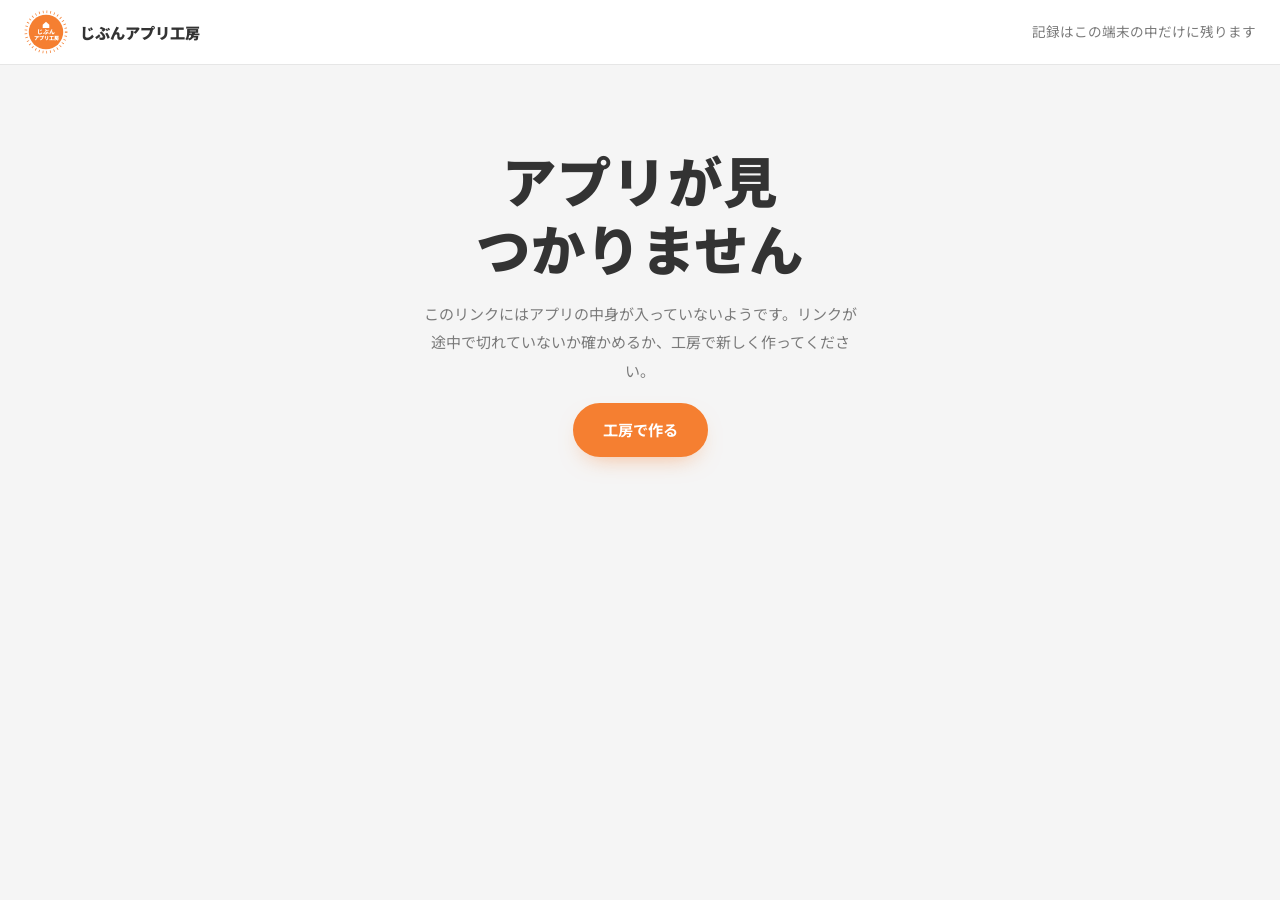
<file: docs/app.html>
<!doctype html>
<html lang="ja">
<head>
<meta charset="utf-8">
<meta name="viewport" content="width=device-width, initial-scale=1, viewport-fit=cover">
<meta name="apple-mobile-web-app-capable" content="yes">
<meta name="mobile-web-app-capable" content="yes">
<meta name="apple-mobile-web-app-title" id="appTitle" content="じぶんアプリ">
<link rel="apple-touch-icon" id="touchIcon" href="">
<link rel="icon" id="favIcon" href="">
<title>じぶんアプリ</title>
<meta name="description" content="じぶんアプリ工房で作られたアプリ">
<meta name="theme-color" id="themeColor" content="#f57f31">
<link rel="preconnect" href="https://fonts.googleapis.com">
<link rel="preconnect" href="https://fonts.gstatic.com" crossorigin>
<link rel="stylesheet" href="https://fonts.googleapis.com/css2?family=Noto+Sans+JP:wght@400;500;700;900&family=Zen+Maru+Gothic:wght@700&display=swap">
<link rel="stylesheet" href="style.css">
</head>
<body>
<div class="viewer">
  <div class="viewer-top">
    <a class="vlogo" href="./" aria-label="じぶんアプリ工房 トップへ"><svg class="logo-svg" viewBox="0 0 120 120" aria-hidden="true"><circle class="ray" cx="60" cy="60" r="55" stroke-width="7" stroke-dasharray="2 8.36"/><circle class="base" cx="60" cy="60" r="47"/><path d="M51 40l9-8 9 8v9H51z" fill="var(--logo-ink)"/><text x="60" y="66" text-anchor="middle" font-size="16">じぶん</text><text x="60" y="82" text-anchor="middle" font-size="14">アプリ工房</text></svg></a>
    <a class="vname" href="./">じぶんアプリ工房</a>
    <span class="spacer"></span>
    <span id="hint" class="small muted">記録はこの端末の中だけに残ります</span>
    <button class="btn sm" id="homeBtn" type="button">ホーム画面に置く</button>
    <a class="btn sm ghost" id="remix" href="make.html">まねして作る</a>
  </div>
  <div class="viewer-stage" id="stage"><div id="app" class="app-root"></div></div>
</div>
<div class="sheet" id="homeSheet" aria-hidden="true">
  <div class="dim" data-close></div>
  <div class="body home-sheet" role="dialog" aria-modal="true" aria-labelledby="homeTitle">
    <div class="grip"></div>
    <img class="home-icon" id="homeIcon" alt="" width="84" height="84">
    <h2 id="homeTitle">ホーム画面に置く</h2>
    <p class="small muted" id="homeLead"></p>
    <div id="homeSteps" class="home-steps"></div>
    <p class="small muted">ホーム画面から開くと、記録はそのアイコンの中に別で残ります(いまブラウザで付けた記録は引き継がれません)。</p>
    <button class="btn ghost" type="button" data-close>とじる</button>
  </div>
</div>
<script src="runtime.js"></script>
<script src="templates.js"></script>
<script src="app.js"></script>
</body>
</html>
</file>
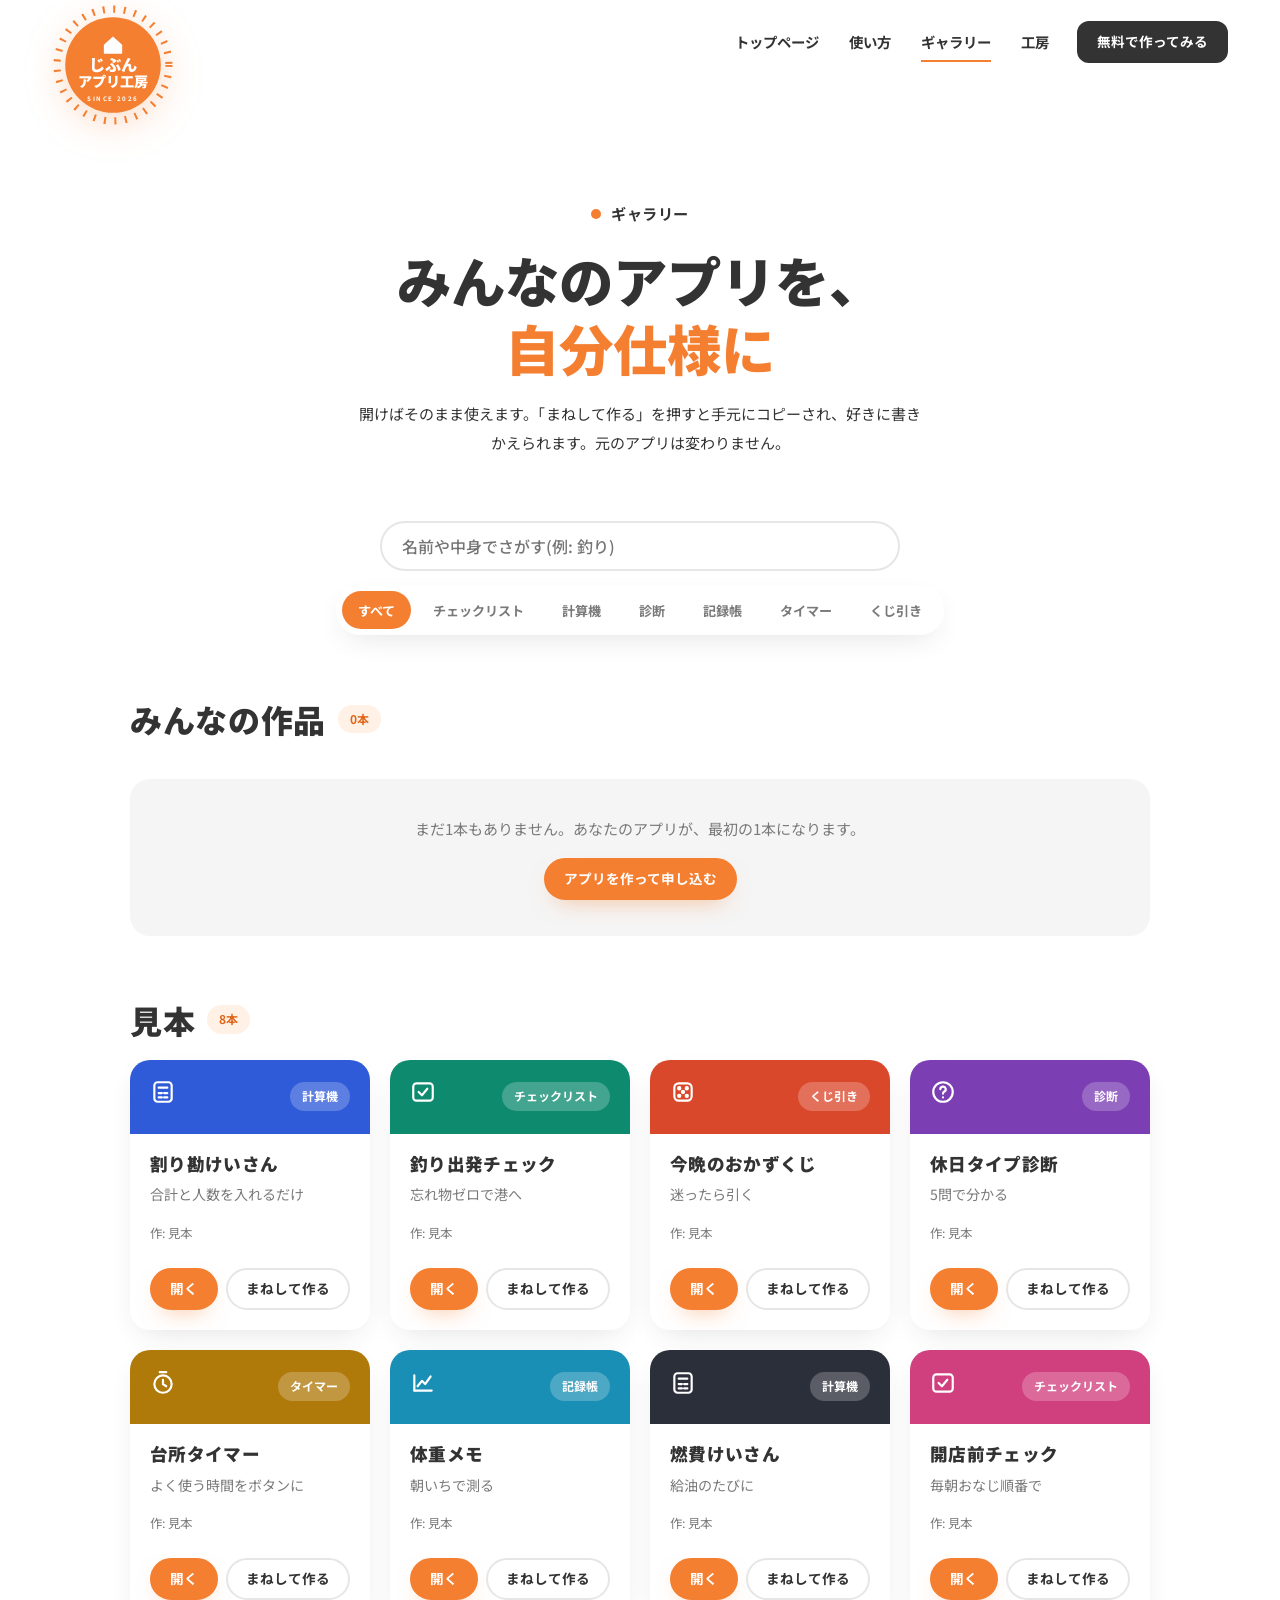
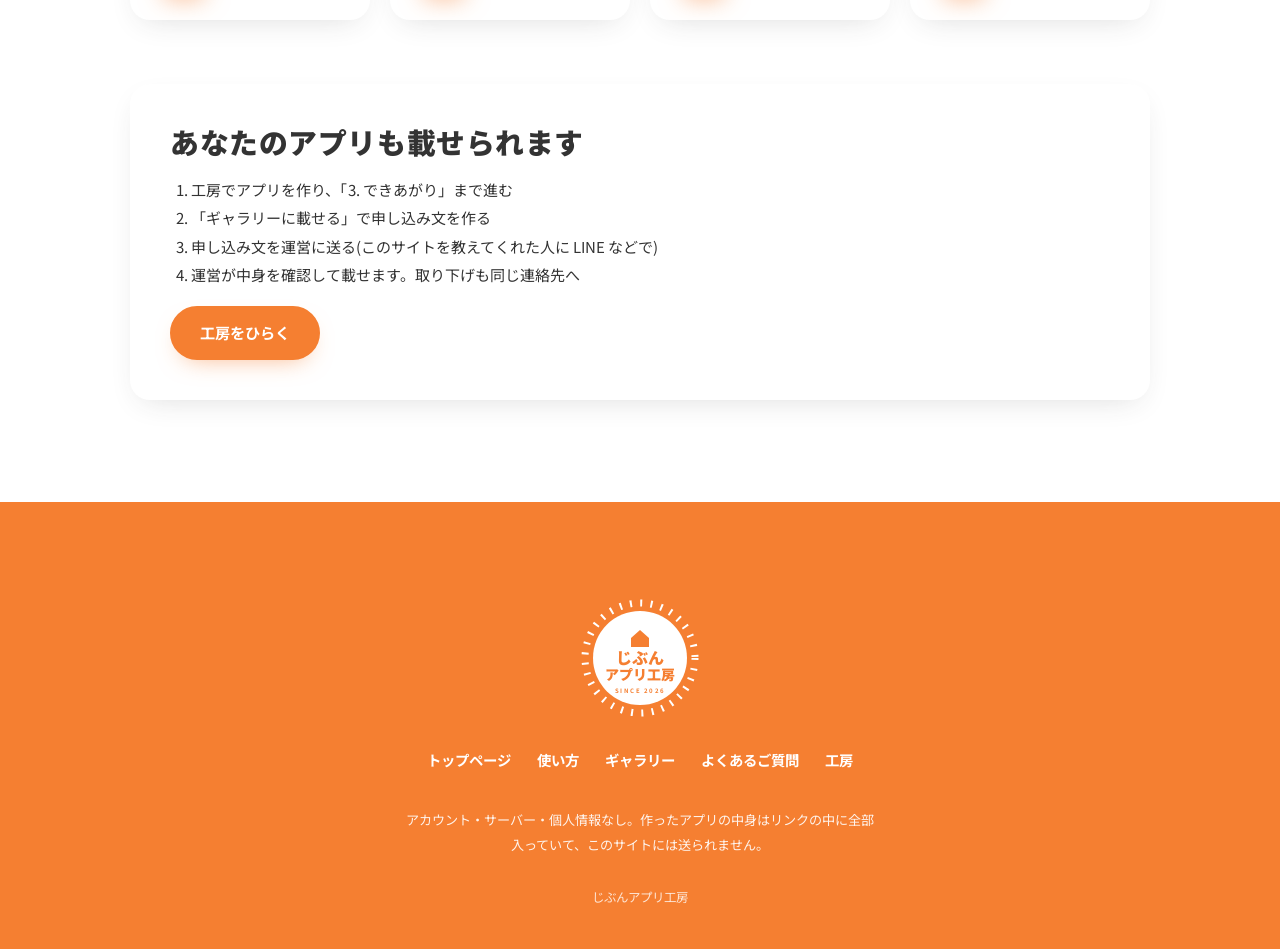
<file: docs/gallery.html>
<!doctype html>
<html lang="ja">
<head>
<meta charset="utf-8">
<meta name="viewport" content="width=device-width, initial-scale=1, viewport-fit=cover">
<title>ギャラリー · じぶんアプリ工房</title>
<meta name="description" content="みんなが作ったアプリを開いて使える。「まねして作る」で自分仕様に書きかえられる。">
<meta property="og:title" content="じぶんアプリ工房">
<meta property="og:description" content="型をえらんで書きかえるだけ。自分だけのアプリがその場で動き、リンクひとつで人に渡せる。">
<meta name="theme-color" content="#f57f31">
<link rel="manifest" href="manifest.webmanifest">
<link rel="preconnect" href="https://fonts.googleapis.com">
<link rel="preconnect" href="https://fonts.gstatic.com" crossorigin>
<link rel="stylesheet" href="https://fonts.googleapis.com/css2?family=Noto+Sans+JP:wght@400;500;700;900&family=Zen+Maru+Gothic:wght@700&display=swap">
<link rel="stylesheet" href="style.css">
</head>
<body class="page">

<header class="nav">
  <div class="inner">
    <a class="logo" href="./" aria-label="じぶんアプリ工房 トップへ">
      <svg class="logo-svg" viewBox="0 0 120 120" aria-hidden="true"><circle class="ray" cx="60" cy="60" r="55" stroke-width="7" stroke-dasharray="2 8.36"/><circle class="base" cx="60" cy="60" r="47"/><path d="M51 40l9-8 9 8v9H51z" fill="var(--logo-ink)"/><text x="60" y="66" text-anchor="middle" font-size="16">じぶん</text><text x="60" y="82" text-anchor="middle" font-size="14">アプリ工房</text><text class="since" x="60" y="95" text-anchor="middle">SINCE 2026</text></svg>
    </a>
    <nav class="nav-links" id="navLinks">
      <a href="./">トップページ</a>
      <a href="./#how">使い方</a>
      <a href="gallery.html" aria-current="page">ギャラリー</a>
      <a href="make.html">工房</a>
      <a class="btn sm" href="make.html">作ってみる</a>
    </nav>
    <a class="btn dark sm" href="make.html">無料で作ってみる</a>
    <button class="menu" id="menuBtn" aria-label="メニュー" aria-expanded="false" aria-controls="navLinks"><svg viewBox="0 0 24 24" fill="none" stroke="currentColor" stroke-width="2.5" stroke-linecap="round"><path d="M4 7h16M4 12h16M4 17h16"/></svg></button>
  </div>
</header>

<main class="wrap gallery-page">
  <div class="section-head center gallery-head">
    <span class="eyebrow">ギャラリー</span>
    <h1>みんなのアプリを、<br><em>自分仕様に</em></h1>
    <p>開けばそのまま使えます。「まねして作る」を押すと手元にコピーされ、好きに書きかえられます。元のアプリは変わりません。</p>
  </div>

  <div class="gallery-tools">
    <input type="search" id="search" placeholder="名前や中身でさがす(例: 釣り)" aria-label="アプリをさがす">
    <div class="seg" id="typeSeg" role="group" aria-label="型で絞り込む"></div>
    <button class="btn sm ghost" id="clearFilter" type="button" hidden>絞り込みを解除</button>
  </div>

  <section class="gallery-block" aria-labelledby="peopleTitle">
    <div class="gallery-title"><h2 id="peopleTitle">みんなの作品</h2><span class="chip" id="peopleCount"></span></div>
    <div class="grid grid-4" id="peopleGrid"></div>
    <div class="gallery-empty" id="peopleEmpty" hidden>
      <p id="peopleEmptyText"></p>
      <a class="btn sm" href="make.html">アプリを作って申し込む</a>
    </div>
  </section>

  <section class="gallery-block" aria-labelledby="sampleTitle">
    <div class="gallery-title"><h2 id="sampleTitle">見本</h2><span class="chip" id="sampleCount"></span></div>
    <div class="grid grid-4" id="sampleGrid"></div>
    <p class="gallery-empty" id="sampleEmpty" hidden>この条件に合う見本はありません。</p>
  </section>

  <section class="card gallery-how">
    <h2>あなたのアプリも載せられます</h2>
    <ol>
      <li>工房でアプリを作り、「3. できあがり」まで進む</li>
      <li>「ギャラリーに載せる」で申し込み文を作る</li>
      <li>申し込み文を運営に送る(このサイトを教えてくれた人に LINE などで)</li>
      <li>運営が中身を確認して載せます。取り下げも同じ連絡先へ</li>
    </ol>
    <a class="btn" href="make.html">工房をひらく</a>
  </section>
</main>

<footer class="foot">
  <div class="wrap">
    <div class="flogo"><svg class="logo-svg inv" viewBox="0 0 120 120" aria-hidden="true"><circle class="ray" cx="60" cy="60" r="55" stroke-width="7" stroke-dasharray="2 8.36"/><circle class="base" cx="60" cy="60" r="47"/><path d="M51 40l9-8 9 8v9H51z" fill="var(--logo-ink)"/><text x="60" y="66" text-anchor="middle" font-size="16">じぶん</text><text x="60" y="82" text-anchor="middle" font-size="14">アプリ工房</text><text class="since" x="60" y="95" text-anchor="middle">SINCE 2026</text></svg></div>
    <nav class="foot-links">
      <a href="./">トップページ</a>
      <a href="./#how">使い方</a>
      <a href="gallery.html">ギャラリー</a>
      <a href="./#faq">よくあるご質問</a>
      <a href="make.html">工房</a>
    </nav>
    <p class="note">アカウント・サーバー・個人情報なし。作ったアプリの中身はリンクの中に全部入っていて、このサイトには送られません。</p>
    <p class="copy">じぶんアプリ工房</p>
  </div>
</footer>

<script src="runtime.js"></script>
<script src="templates.js"></script>
<script src="gallery-data.js"></script>
<script src="nav.js"></script>
<script src="gallery.js"></script>
</body>
</html>
</file>
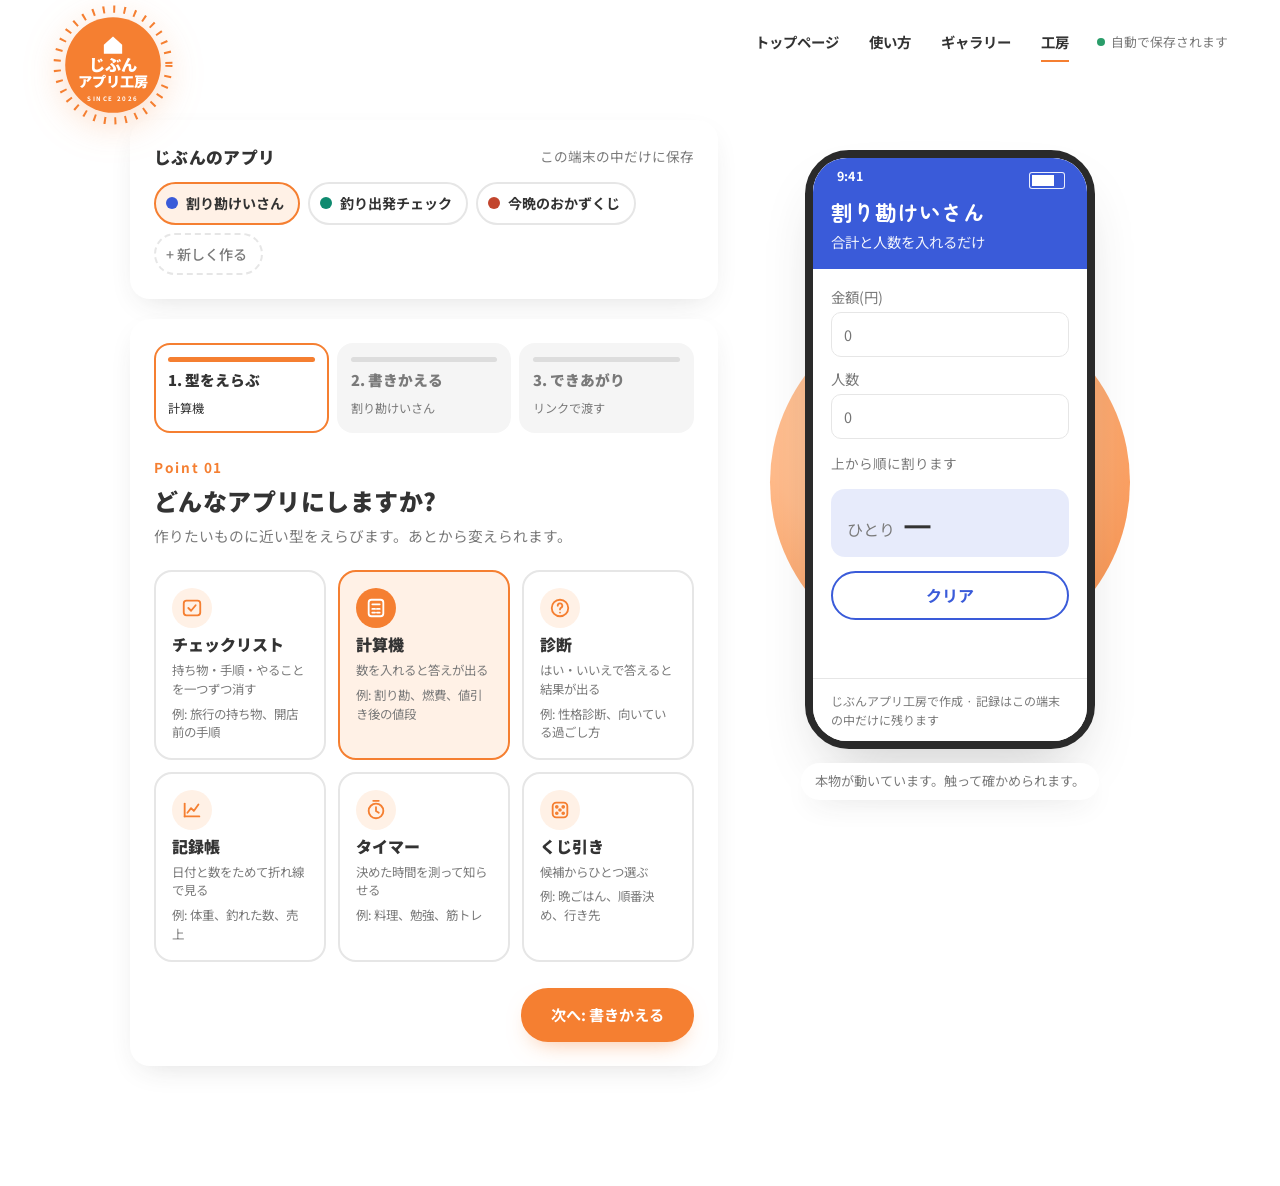
<file: docs/make.html>
<!doctype html>
<html lang="ja">
<head>
<meta charset="utf-8">
<meta name="viewport" content="width=device-width, initial-scale=1, viewport-fit=cover">
<title>工房 · じぶんアプリ工房</title>
<meta name="description" content="型をえらんで、名前と中身を書きかえる。できたアプリはリンクひとつで渡せる。">
<meta name="theme-color" content="#f57f31">
<link rel="manifest" href="manifest.webmanifest">
<link rel="preconnect" href="https://fonts.googleapis.com">
<link rel="preconnect" href="https://fonts.gstatic.com" crossorigin>
<link rel="stylesheet" href="https://fonts.googleapis.com/css2?family=Noto+Sans+JP:wght@400;500;700;900&family=Zen+Maru+Gothic:wght@700&display=swap">
<link rel="stylesheet" href="style.css">
</head>
<body class="page">

<header class="nav">
  <div class="inner">
    <a class="logo" href="./" aria-label="じぶんアプリ工房 トップへ">
      <svg class="logo-svg" viewBox="0 0 120 120" aria-hidden="true"><circle class="ray" cx="60" cy="60" r="55" stroke-width="7" stroke-dasharray="2 8.36"/><circle class="base" cx="60" cy="60" r="47"/><path d="M51 40l9-8 9 8v9H51z" fill="var(--logo-ink)"/><text x="60" y="66" text-anchor="middle" font-size="16">じぶん</text><text x="60" y="82" text-anchor="middle" font-size="14">アプリ工房</text><text class="since" x="60" y="95" text-anchor="middle">SINCE 2026</text></svg>
    </a>
    <nav class="nav-links" id="navLinks">
      <a href="./">トップページ</a>
      <a href="./#how">使い方</a>
      <a href="gallery.html">ギャラリー</a>
      <a href="make.html" aria-current="page">工房</a>
    </nav>
    <span class="autosave" id="autosave">自動で保存されます</span>
    <button class="menu" id="menuBtn" aria-label="メニュー" aria-expanded="false" aria-controls="navLinks"><svg viewBox="0 0 24 24" fill="none" stroke="currentColor" stroke-width="2.5" stroke-linecap="round"><path d="M4 7h16M4 12h16M4 17h16"/></svg></button>
  </div>
</header>

<main class="wrap kobo">
  <div class="kobo-side">
    <section class="card" style="display:grid;gap:12px">
      <div class="kobo-top">
        <h3>じぶんのアプリ</h3>
        <span class="small muted">この端末の中だけに保存</span>
      </div>
      <div class="myapps" id="myapps"></div>
    </section>

    <section class="card" style="display:grid;gap:22px">
      <div class="stepper" id="stepper" aria-label="手順">
        <button data-step="1"><i></i><b>1. 型をえらぶ</b><span id="st1"></span></button>
        <button data-step="2"><i></i><b>2. 書きかえる</b><span id="st2"></span></button>
        <button data-step="3"><i></i><b>3. できあがり</b><span>リンクで渡す</span></button>
      </div>

      <div class="pane" id="pane1">
        <div class="pane-head">
          <span class="pt-num">Point 01</span>
          <h2>どんなアプリにしますか?</h2>
          <p>作りたいものに近い型をえらびます。あとから変えられます。</p>
        </div>
        <div class="tgrid" id="tgrid"></div>
        <div class="pane-nav">
          <span></span>
          <button class="btn" id="to2">次へ: 書きかえる</button>
        </div>
      </div>

      <div class="pane" id="pane2" hidden>
        <div class="pane-head">
          <span class="pt-num">Point 02</span>
          <h2>名前と中身を書きかえる</h2>
          <p>書いたそばから、右のスマホ画面で動きます。</p>
        </div>
        <div class="form" id="form"></div>
        <div class="pane-nav">
          <button class="btn ghost" id="back1">戻る</button>
          <button class="btn" id="to3">次へ: できあがり</button>
        </div>
      </div>

      <div class="pane" id="pane3" hidden>
        <div class="pane-head">
          <span class="pt-num">Point 03</span>
          <h2>できあがり</h2>
          <p>そのまま使えます。人に渡すならリンク、持ち出すならファイルで。</p>
        </div>
        <div class="inline-phone"><div class="blob"></div><div class="phone"><div class="screen"><div id="pv3" class="app-root"></div></div></div></div>
        <div class="share-grid">
          <div class="share-item">
            <h3>リンクで渡す</h3>
            <p>開いた人はそのまま使えます。スマホなら「ホーム画面に追加」でアプリのように置けます。</p>
            <div class="linkbox"><input type="text" id="linkUrl" readonly aria-label="アプリのリンク"><button class="btn sm" id="copyLink">コピー</button></div>
            <a class="btn sm ghost" id="openLink" href="#" target="_blank" rel="noopener">新しいタブで開く</a>
          </div>
          <div class="share-item">
            <h3>ファイルで持ち出す</h3>
            <p>このサイトがなくても単体で動く HTML を保存します。メールや AirDrop で渡せます。</p>
            <button class="btn sm" id="saveHtml">HTML を保存</button>
          </div>
          <div class="share-item">
            <h3>共有コード</h3>
            <p>リンクが長くて困るときは、この文字列でも渡せます。工房の「読み込む」に貼ると同じアプリになります。</p>
            <div class="linkbox"><input type="text" id="codeText" readonly aria-label="共有コード"><button class="btn sm ghost" id="copyCode">コピー</button></div>
          </div>
          <div class="share-item">
            <h3>読み込む</h3>
            <p>もらった共有コード(JA1. で始まる)を貼ってください。</p>
            <div class="linkbox"><input type="text" id="importText" placeholder="JA1.…" aria-label="共有コードを貼る"><button class="btn sm ghost" id="importBtn">読み込む</button></div>
          </div>
          <div class="share-item wide" id="applyBox">
            <h3>ギャラリーに載せる</h3>
            <p>申し込み文を作って運営に送ります(このサイトを教えてくれた人に LINE などで)。運営が中身を確認してから載せます。</p>
            <div class="apply-fields">
              <label class="field"><span>ペンネーム<span class="hint">本名は書かないで</span></span><input type="text" id="applyBy" maxlength="20" placeholder="例: 釣り好きのカズ"></label>
              <label class="field"><span>ひとこと<span class="hint">なくてもOK</span></span><input type="text" id="applyNote" maxlength="60" placeholder="例: 港に着いてから忘れ物に気づくので作りました"></label>
            </div>
            <label class="apply-check"><input type="checkbox" id="applyOk"><span>名前・電話番号・住所など個人の情報は入っていません。このアプリが公開されることに同意します。</span></label>
            <button class="btn sm" id="applyBtn" type="button">申し込み文を作る</button>
            <div id="applyResult" class="apply-result" hidden>
              <textarea id="applyText" rows="6" readonly aria-label="申し込み文"></textarea>
              <div class="apply-acts"><button class="btn sm" id="applyCopy" type="button">コピー</button><button class="btn sm ghost" id="applyShare" type="button" hidden>LINE などで送る</button></div>
            </div>
          </div>
        </div>
        <div class="danger-zone">
          <p>このアプリを複製して別のものを作る・この端末から消す</p>
          <div style="display:flex;gap:8px;flex-wrap:wrap">
            <button class="btn sm ghost" id="dup">複製</button>
            <button class="btn sm danger" id="del">消す</button>
          </div>
        </div>
        <div class="pane-nav">
          <button class="btn ghost" id="back2">戻って直す</button>
          <button class="btn" id="newFrom3">もうひとつ作る</button>
        </div>
      </div>
    </section>
  </div>

  <aside class="kobo-preview">
    <div class="blob"></div>
    <div class="phone"><div class="screen"><div id="pv" class="app-root"></div></div></div>
    <p class="cap">本物が動いています。触って確かめられます。</p>
  </aside>
</main>

<button class="btn fab" id="fab">できあがりを見る</button>
<div class="mobile-bar" id="mbar">
  <button class="btn ghost" id="mBack">戻る</button>
  <button class="btn" id="mNext">次へ</button>
</div>
<div class="sheet" id="sheet">
  <div class="dim" id="sheetDim"></div>
  <div class="body">
    <div class="grip"></div>
    <div class="phone"><div class="screen"><div id="pv2" class="app-root"></div></div></div>
    <button class="btn ghost sm" id="sheetClose">閉じて続きを書く</button>
  </div>
</div>

<script src="runtime.js"></script>
<script src="templates.js"></script>
<script src="nav.js"></script>
<script src="kobo.js"></script>
</body>
</html>
</file>
<file: docs/style.css>
/* じぶんアプリ工房 — 見た目の土台(2026-11-07 作り替え)
   白地にあたたかいオレンジ。極太の見出しに要点だけ色を付ける。角は大きく丸く、影はやわらかく。 */
:root {
  --bg: #ffffff;
  --bg2: #f5f5f5;
  --fg: #333333;
  --muted: #7a7a7a;
  --line: #e6e6e6;
  --accent: #f57f31;
  --accent-deep: #e0661a;
  --accent-pale: #fff1e6;
  --accent-glow: #ffb784;
  --ink: #333333;
  --good: #2a9d6a;
  --danger: #c93a3a;
  --radius: 20px;
  --shadow: 0 10px 30px -12px rgba(51, 51, 51, .18);
  --shadow-lg: 0 30px 60px -24px rgba(51, 51, 51, .28);
  --font: "Noto Sans JP", "Hiragino Kaku Gothic ProN", "Hiragino Sans", -apple-system, BlinkMacSystemFont, sans-serif;
  --nav-h: 84px;
  color-scheme: light;
}

* { box-sizing: border-box; }
html { -webkit-text-size-adjust: 100%; scroll-behavior: smooth; scroll-padding-top: calc(var(--nav-h) + 12px); }
body { margin: 0; background: var(--bg); color: var(--fg); font: 15px/1.9 var(--font); }
img, svg { max-width: 100%; }
a { color: inherit; }
p { margin: 0; }
h1, h2, h3, h4 { margin: 0; font-weight: 900; line-height: 1.35; letter-spacing: .02em; text-wrap: balance; }
h1 { font-size: clamp(2.1rem, 4.4vw, 3.4rem); line-height: 1.25; letter-spacing: 0; }
h2 { font-size: clamp(1.9rem, 4.6vw, 3.4rem); line-height: 1.25; }
h3 { font-size: 1.35rem; }
em { font-style: normal; color: var(--accent); }
.muted { color: var(--muted); }
.small { font-size: .85rem; }
.wrap { max-width: 1100px; margin: 0 auto; padding-inline: clamp(20px, 4vw, 40px); }
.eyebrow { display: inline-block; font-weight: 700; font-size: .95rem; color: var(--fg); letter-spacing: .04em; }
.eyebrow::before { content: ""; display: inline-block; width: 10px; height: 10px; border-radius: 50%; background: var(--accent); margin-right: 10px; vertical-align: 1px; }
.section { padding-block: clamp(72px, 10vw, 140px); }
.section.gray { background: var(--bg2); }
.section-head { display: grid; gap: 18px; margin-bottom: clamp(40px, 6vw, 72px); }
.section-head.center { text-align: center; justify-items: center; }
.section-head p { max-width: 38em; }
button:focus-visible, a:focus-visible, input:focus-visible, textarea:focus-visible, select:focus-visible { outline: 3px solid var(--accent); outline-offset: 3px; }

/* ---- ロゴ(丸いバッジ) ---- */
.logo-svg { display: block; width: 100%; height: auto; color: var(--accent); --logo-ink: #fff; }
.logo-svg .base { fill: currentColor; }
.logo-svg .ray { fill: none; stroke: currentColor; }
.logo-svg text { fill: var(--logo-ink); font-family: var(--font); font-weight: 900; }
.logo-svg .since { font-size: 6px; letter-spacing: .25em; font-weight: 700; }
.logo-svg.inv { color: #fff; --logo-ink: var(--accent); }

/* ---- ナビ(固定・ロゴが左上にはみ出す) ---- */
.nav { position: fixed; inset: 0 0 auto 0; z-index: 40; height: var(--nav-h); background: rgba(255, 255, 255, .92); backdrop-filter: blur(10px); -webkit-backdrop-filter: blur(10px); }
.nav .inner { height: 100%; max-width: 1240px; margin: 0 auto; padding: 0 clamp(16px, 2.5vw, 32px); display: flex; align-items: center; gap: 28px; }
.nav .logo { width: 122px; margin-top: 46px; flex: none; text-decoration: none; filter: drop-shadow(0 8px 18px rgba(245, 127, 49, .28)); transition: transform .15s; }
.nav .logo:hover { transform: rotate(-4deg); }
.nav-links { display: flex; gap: 30px; margin-left: auto; align-items: center; }
.nav-links a { text-decoration: none; font-weight: 700; font-size: .9rem; padding: 6px 0; position: relative; white-space: nowrap; }
.nav-links a::after { content: ""; position: absolute; left: 0; right: 0; bottom: 0; height: 2px; background: var(--accent); transform: scaleX(0); transition: transform .15s; transform-origin: left; }
.nav-links a:hover::after, .nav-links a[aria-current="page"]::after { transform: scaleX(1); }
.nav .btn { flex: none; }
.menu { display: none; width: 46px; height: 46px; border: 0; background: var(--fg); color: #fff; border-radius: 12px; cursor: pointer; place-items: center; margin-left: auto; }
.menu svg { width: 22px; height: 22px; }
.page { padding-top: var(--nav-h); }
@media (min-width: 901px) { .nav-links .btn { display: none; } }
@media (max-width: 900px) {
  :root { --nav-h: 68px; }
  .nav .logo { width: 82px; margin-top: 30px; }
  .nav .inner { gap: 12px; }
  .nav .btn.dark { display: none; }
  .menu { display: grid; }
  .nav-links { display: none; position: absolute; top: var(--nav-h); right: 16px; left: 16px; background: #fff; border-radius: 18px; padding: 10px; box-shadow: var(--shadow-lg); flex-direction: column; gap: 0; align-items: stretch; }
  .nav-links.open { display: flex; }
  .nav-links a { padding: 14px 16px; border-radius: 12px; }
  .nav-links a::after { display: none; }
  .nav-links a:hover { background: var(--accent-pale); }
  .nav-links .btn { margin-top: 6px; }
}

/* ---- ボタン・リンク ---- */
.btn { display: inline-flex; align-items: center; justify-content: center; gap: 10px; min-height: 54px; padding: 12px 28px; border-radius: 999px; border: 2px solid var(--accent); background: var(--accent); color: #fff; font: 700 .95rem/1 var(--font); text-decoration: none; cursor: pointer; white-space: nowrap; transition: transform .12s, box-shadow .12s, background .12s, border-color .12s; box-shadow: 0 10px 24px -12px rgba(245, 127, 49, .6); }
.btn:hover { transform: translateY(-2px); background: var(--accent-deep); border-color: var(--accent-deep); }
.btn:active { transform: translateY(0); }
.btn.white { background: #fff; color: var(--fg); border-color: #fff; box-shadow: var(--shadow); }
.btn.white:hover { background: #fff; border-color: #fff; box-shadow: var(--shadow-lg); }
.btn.dark { background: var(--fg); border-color: var(--fg); box-shadow: none; border-radius: 12px; }
.btn.dark:hover { background: #111; border-color: #111; }
.btn.ghost { background: transparent; color: var(--fg); border-color: var(--line); box-shadow: none; }
.btn.ghost:hover { background: var(--accent-pale); border-color: var(--accent); color: var(--fg); }
.btn.danger { background: transparent; color: var(--danger); border-color: #f0c9c9; box-shadow: none; }
.btn.danger:hover { background: #fff3f3; border-color: var(--danger); }
.btn[hidden] { display: none; }
.btn.sm { min-height: 42px; padding: 8px 18px; font-size: .85rem; }
.btn:disabled { opacity: .45; cursor: default; transform: none; box-shadow: none; }
.btn .arr { width: 26px; height: 26px; border-radius: 50%; background: var(--accent); color: #fff; display: inline-grid; place-items: center; flex: none; margin-right: -8px; }
.btn .arr svg { width: 14px; height: 14px; }
.more { display: inline-flex; align-items: center; gap: 10px; font-weight: 700; text-decoration: none; font-size: .95rem; }
.more .arr { width: 26px; height: 26px; border-radius: 50%; background: var(--accent); color: #fff; display: inline-grid; place-items: center; transition: transform .15s; }
.more .arr svg { width: 14px; height: 14px; }
.more:hover .arr { transform: translateX(4px); }
.chip { display: inline-flex; align-items: center; padding: 3px 12px; border-radius: 999px; background: var(--accent-pale); color: var(--accent-deep); font-size: .75rem; font-weight: 700; }
.card { background: #fff; border-radius: var(--radius); padding: 24px; box-shadow: var(--shadow); min-width: 0; }
.grid { display: grid; gap: 20px; }
.grid-3 { grid-template-columns: repeat(3, minmax(0, 1fr)); }
.grid-4 { grid-template-columns: repeat(4, minmax(0, 1fr)); }
@media (max-width: 960px) { .grid-4 { grid-template-columns: repeat(2, minmax(0, 1fr)); } }
@media (max-width: 720px) { .grid-3 { grid-template-columns: 1fr; } }
@media (max-width: 480px) { .grid-4 { grid-template-columns: 1fr; } }
.toast { position: fixed; left: 50%; bottom: max(24px, env(safe-area-inset-bottom, 0px)); transform: translate(-50%, 8px); background: var(--fg); color: #fff; padding: 12px 22px; border-radius: 999px; font-size: .9rem; font-weight: 700; opacity: 0; pointer-events: none; transition: opacity .2s, transform .2s; z-index: 60; max-width: calc(100vw - 32px); text-align: center; }
.toast.show { opacity: 1; transform: translate(-50%, 0); }

/* ---- スマホ枠(本物のアプリが動く) ---- */
.phone { width: 100%; max-width: 320px; aspect-ratio: 9 / 18.6; margin: 0 auto; border-radius: 44px; background: #fff; border: 8px solid #2a2a2a; box-shadow: var(--shadow-lg), inset 0 0 0 2px #444; position: relative; }
.phone .screen { position: absolute; inset: 0; border-radius: 34px; overflow: hidden; background: #fff; display: flex; flex-direction: column; }
.phone .screen::before { content: "9:41"; position: absolute; top: 12px; left: 24px; font: 700 .78rem/1 var(--font); color: #fff; z-index: 2; letter-spacing: .02em; }
.phone .screen::after { content: ""; position: absolute; top: 14px; right: 22px; width: 30px; height: 11px; border-radius: 3px; border: 1.5px solid rgba(255, 255, 255, .9); z-index: 2; background: linear-gradient(90deg, #fff 0 72%, transparent 72%) content-box; padding: 2px; }
.phone .app-root { flex: 1; overflow: auto; -webkit-overflow-scrolling: touch; --app-bg: #fff; --app-fg: var(--fg); --app-muted: var(--muted); --app-line: var(--line); }
.phone .app-head { padding-top: 40px; }
.blob { position: absolute; border-radius: 50%; background: radial-gradient(circle at 35% 30%, #ffc79e 0%, var(--accent-glow) 40%, var(--accent) 100%); opacity: .95; z-index: 0; }
.dot { position: absolute; border-radius: 50%; background: radial-gradient(circle at 35% 30%, #ffd2b3, var(--accent)); z-index: 0; }

/* ---- トップ: ヒーロー ---- */
.hero { position: relative; padding-block: clamp(36px, 6vw, 72px) clamp(40px, 6vw, 80px); overflow: hidden; }
.hero-grid { display: grid; grid-template-columns: minmax(0, 1.1fr) minmax(0, .9fr); gap: clamp(24px, 4vw, 48px); align-items: center; }
.hero-copy { display: grid; gap: 22px; position: relative; z-index: 1; }
.hero-copy .lead { font-size: 1.05rem; max-width: 28em; }
.hero-actions { display: flex; gap: 22px; flex-wrap: wrap; align-items: center; margin-top: 6px; }
.hero-note { font-size: .85rem; color: var(--muted); }
.hero-visual { position: relative; display: grid; justify-items: center; gap: 18px; padding: 40px 0 10px; min-height: 560px; }
.hero-visual .blob { width: min(560px, 110%); aspect-ratio: 1; top: -20px; left: 50%; transform: translateX(-46%); }
.hero-visual .dot.d1 { width: 48px; height: 48px; left: 2%; top: 30%; }
.hero-visual .dot.d2 { width: 22px; height: 22px; right: 6%; top: 12%; }
.hero-visual .dot.d3 { width: 30px; height: 30px; right: 2%; bottom: 20%; }
.hero-visual .phone { position: relative; z-index: 1; max-width: 300px; }
.seg { position: relative; z-index: 1; display: inline-flex; gap: 6px; padding: 6px; background: #fff; border-radius: 999px; box-shadow: var(--shadow); flex-wrap: wrap; justify-content: center; }
.seg button { font: 700 .82rem/1 var(--font); border: 0; background: transparent; color: var(--muted); padding: 10px 16px; border-radius: 999px; cursor: pointer; min-height: 38px; transition: background .12s, color .12s; }
.seg button:hover { color: var(--fg); }
.seg button[aria-pressed="true"] { background: var(--accent); color: #fff; }
.scroll-down { position: absolute; right: clamp(16px, 4vw, 48px); bottom: 24px; width: 64px; height: 64px; border-radius: 50%; border: 2px solid var(--accent); color: var(--accent); display: grid; place-items: center; background: #fff; text-decoration: none; transition: background .15s, color .15s; z-index: 2; }
.scroll-down svg { width: 22px; height: 22px; animation: bob 1.8s ease-in-out infinite; }
.scroll-down:hover { background: var(--accent); color: #fff; }
@keyframes bob { 0%, 100% { transform: translateY(-2px); } 50% { transform: translateY(3px); } }
@media (max-width: 860px) {
  .band-lead br { display: none; }
  .band-lead { font-size: 1rem; line-height: 2; }
  .hero-grid { grid-template-columns: 1fr; }
  .hero-visual { min-height: 0; padding-top: 30px; }
  .hero-visual .blob { width: 120%; max-width: 480px; }
  .hero-visual .phone { max-width: 260px; }
  .scroll-down { display: none; }
}

/* ---- オレンジの帯 ---- */
.band { background: var(--accent); color: #fff; padding-block: clamp(64px, 9vw, 120px); position: relative; overflow: hidden; }
.band::before { content: "書きかえる"; position: absolute; left: -2%; bottom: -12%; font-size: clamp(8rem, 24vw, 20rem); font-weight: 900; color: rgba(255, 255, 255, .07); line-height: 1; letter-spacing: .05em; white-space: nowrap; pointer-events: none; }
.band .wrap { position: relative; display: grid; gap: clamp(40px, 6vw, 72px); justify-items: center; text-align: center; }
.band-lead { font-size: clamp(1.05rem, 2vw, 1.35rem); line-height: 2.1; font-weight: 500; }
.band-lead b { font-weight: 900; }
.dl-card { width: 100%; max-width: 860px; background: #fff; color: var(--fg); border-radius: 28px; padding: clamp(32px, 5vw, 56px) clamp(20px, 4vw, 48px); display: grid; gap: 22px; justify-items: center; box-shadow: var(--shadow-lg); }
.dl-card .dl-logo { width: 110px; }
.dl-card h3 { font-size: 1.35rem; }
.dl-card p { max-width: 34em; }
.dl-actions { display: flex; gap: 14px; flex-wrap: wrap; justify-content: center; border-top: 1px solid var(--line); width: 100%; margin-top: 8px; padding-top: 28px; }

/* ---- 困りごと(縦書き見出し) ---- */
.worries { background: var(--bg2); }
.worries-grid { display: grid; grid-template-columns: minmax(0, 1fr) auto; gap: clamp(32px, 6vw, 96px); align-items: start; }
.worries-head { display: flex; gap: 28px; align-items: flex-start; justify-content: flex-end; position: sticky; top: calc(var(--nav-h) + 24px); }
.worries-head h2 { writing-mode: vertical-rl; font-size: clamp(2.4rem, 5vw, 3.9rem); line-height: 1.15; letter-spacing: .08em; }
.worries-head .eyebrow-v { writing-mode: vertical-rl; font-size: .85rem; font-weight: 700; color: var(--muted); letter-spacing: .2em; padding-top: 6px; }
.worries-list { display: grid; gap: 0; }
.worries-list .intro { padding-bottom: clamp(28px, 4vw, 48px); font-size: 1rem; line-height: 2.1; }
.worry { display: grid; grid-template-columns: 220px minmax(0, 1fr); gap: clamp(20px, 3vw, 40px); align-items: center; padding-block: clamp(32px, 4vw, 56px); border-top: 1px solid #d9d9d9; }
.worry .art { width: 220px; aspect-ratio: 1; }
.worry .art svg { width: 100%; height: 100%; display: block; }
.worry h3 { font-size: clamp(1.25rem, 2vw, 1.5rem); margin-bottom: 14px; line-height: 1.5; }
.worry p { font-size: .95rem; }
@media (max-width: 860px) {
  .worries-grid { grid-template-columns: 1fr; }
  .worries-head { position: static; justify-content: flex-start; flex-direction: column; gap: 10px; }
  .worries-head h2, .worries-head .eyebrow-v { writing-mode: horizontal-tb; }
  .worries-head h2 br { display: none; }
  .worry { grid-template-columns: 1fr; }
  .worry .art { width: 160px; }
}

/* ---- Point 01 02 03 ---- */
.point { display: grid; grid-template-columns: minmax(0, 1.05fr) minmax(0, .95fr); gap: clamp(24px, 5vw, 72px); align-items: center; padding-block: clamp(32px, 5vw, 64px); }
.point.rev .point-visual { order: 2; }
.point-visual { position: relative; min-height: 520px; display: grid; place-items: center; }
.point-visual .blob { width: 78%; max-width: 440px; aspect-ratio: 1; left: 50%; top: 50%; transform: translate(-56%, -46%); }
.point-visual .phone { position: relative; z-index: 1; max-width: 270px; }
.point-visual .dot { width: 26px; height: 26px; }
.point-copy { display: grid; gap: 18px; }
.pt-num { font-weight: 700; color: var(--accent); letter-spacing: .12em; font-size: 1rem; }
.point-copy h3 { font-size: clamp(1.6rem, 3vw, 2.2rem); line-height: 1.4; }
.point-copy p { font-size: .98rem; }
.point-copy .more { margin-top: 6px; }
/* Point 01 の絵: 型のタイル */
.tiles-art { position: relative; z-index: 1; width: 100%; max-width: 360px; display: grid; grid-template-columns: repeat(3, 1fr); gap: 14px; }
.tiles-art .t { aspect-ratio: 1; background: #fff; border-radius: 22px; box-shadow: var(--shadow); display: grid; place-items: center; gap: 6px; align-content: center; color: var(--muted); font-size: .75rem; font-weight: 700; transition: transform .15s; }
.tiles-art .t svg { width: 30px; height: 30px; color: var(--accent); }
.tiles-art .t.on { background: var(--fg); color: #fff; transform: scale(1.08) rotate(-3deg); box-shadow: var(--shadow-lg); }
.tiles-art .t.on svg { color: #fff; }
/* Point 02・03 の絵: スマホ + 浮いたカード */
.float-card { position: absolute; z-index: 2; background: #fff; border-radius: 16px; padding: 14px 16px; box-shadow: var(--shadow-lg); display: grid; gap: 8px; width: 200px; font-size: .78rem; }
.float-card b { font-size: .8rem; }
.float-card .fl { height: 10px; border-radius: 999px; background: var(--line); }
.float-card .fl.ac { background: var(--accent); width: 60%; }
.float-card.left { left: 0; top: 18%; transform: rotate(-4deg); }
.float-card.right { right: 0; bottom: 14%; transform: rotate(3deg); }
.float-pill { position: absolute; z-index: 2; background: var(--fg); color: #fff; border-radius: 999px; padding: 12px 18px; font-size: .8rem; font-weight: 700; box-shadow: var(--shadow-lg); display: flex; align-items: center; gap: 8px; white-space: nowrap; }
.float-pill b { color: var(--accent-glow); }
.float-pill.top { top: 12%; right: 0; transform: rotate(3deg); }
.float-pill.bottom { bottom: 12%; left: 0; transform: rotate(-3deg); }
@media (max-width: 860px) {
  .point { grid-template-columns: 1fr; }
  .point.rev .point-visual { order: 0; }
  .point-visual { min-height: 440px; }
  .point-visual .phone { max-width: 230px; }
  .float-card { width: 170px; }
}

/* ---- 型カード ---- */
.tcard { background: #fff; border-radius: var(--radius); padding: 28px 24px; display: grid; gap: 10px; align-content: start; text-decoration: none; color: inherit; box-shadow: var(--shadow); transition: transform .15s, box-shadow .15s; position: relative; }
.tcard:hover { transform: translateY(-4px); box-shadow: var(--shadow-lg); }
.tcard .ico { width: 56px; height: 56px; border-radius: 50%; background: var(--accent-pale); color: var(--accent); display: grid; place-items: center; margin-bottom: 6px; }
.tcard .ico svg { width: 28px; height: 28px; }
.tcard h3 { font-size: 1.2rem; }
.tcard p { font-size: .9rem; }
.tcard .eg { font-size: .82rem; color: var(--muted); }
.tcard .eg b { color: var(--fg); font-weight: 700; }
.tcard .go { position: absolute; right: 20px; top: 24px; width: 30px; height: 30px; border-radius: 50%; background: var(--accent); color: #fff; display: grid; place-items: center; }
.tcard .go svg { width: 16px; height: 16px; }

/* ---- 作品例 ---- */
.gcard { background: #fff; border-radius: var(--radius); overflow: hidden; display: grid; grid-template-rows: auto 1fr auto; box-shadow: var(--shadow); transition: transform .15s, box-shadow .15s; min-width: 0; }
.gcard:hover { transform: translateY(-4px); box-shadow: var(--shadow-lg); }
.gcard .band { height: 74px; background: var(--c); display: flex; align-items: center; justify-content: space-between; padding: 0 20px; color: #fff; }
.gcard .band svg { width: 26px; height: 26px; }
.gcard .band .chip { background: rgba(255, 255, 255, .22); color: #fff; }
.gcard .body { padding: 18px 20px 10px; display: grid; gap: 6px; }
.gcard h3 { font-size: 1.1rem; }
.gcard .body p { font-size: .88rem; color: var(--muted); }
.gcard .meta { display: flex; gap: 8px; align-items: center; margin-top: 8px; font-size: .78rem; color: var(--muted); }
.gcard .acts { display: flex; gap: 8px; padding: 12px 20px 20px; }
.gcard .acts .btn { flex: 1; }

/* ---- これから ---- */
.road { display: grid; grid-template-columns: repeat(3, minmax(0, 1fr)); gap: 20px; }
.road .card { display: grid; gap: 12px; align-content: start; padding: 30px 26px; }
.road .when { display: inline-flex; align-items: center; gap: 8px; font-weight: 700; font-size: .85rem; color: var(--muted); letter-spacing: .1em; }
.road .card.now { outline: 3px solid var(--accent); }
.road .card.now .when { color: var(--accent); }
.road h3 { font-size: 1.2rem; }
.road ul { margin: 0; padding-left: 1.3em; font-size: .92rem; }
.road li { margin: 6px 0; }
.road li::marker { color: var(--accent); }
@media (max-width: 720px) { .road { grid-template-columns: 1fr; } }

/* ---- FAQ ---- */
.faq { max-width: 860px; margin: 0 auto; }
.faq-list { border-top: 1px solid var(--line); }
.faq-item { border-bottom: 1px solid var(--line); }
.faq-item summary { list-style: none; display: flex; align-items: center; justify-content: space-between; gap: 20px; padding: 26px 4px; cursor: pointer; font-weight: 700; font-size: 1rem; }
.faq-item summary::-webkit-details-marker { display: none; }
.faq-item summary .q::before { content: "Q."; margin-right: 6px; }
.faq-item .pm { flex: none; width: 30px; height: 30px; border-radius: 50%; background: var(--accent); color: #fff; display: grid; place-items: center; transition: transform .2s; }
.faq-item .pm svg { width: 16px; height: 16px; }
.faq-item[open] .pm { transform: rotate(45deg); }
.faq-item .a { padding: 0 4px 28px; font-size: .95rem; display: flex; gap: 10px; }
.faq-item .a::before { content: "A."; color: var(--accent); font-weight: 900; flex: none; }

/* ---- フッター ---- */
.foot { background: var(--accent); color: #fff; padding-block: clamp(56px, 8vw, 96px) 40px; text-align: center; }
.foot .wrap { display: grid; gap: 28px; justify-items: center; }
.foot .flogo { width: 120px; }
.foot-links { display: flex; gap: 26px; flex-wrap: wrap; justify-content: center; }
.foot-links a { text-decoration: none; font-weight: 700; font-size: .9rem; padding-bottom: 4px; border-bottom: 2px solid transparent; }
.foot-links a:hover { border-bottom-color: #fff; }
.foot .note { font-size: .82rem; opacity: .9; max-width: 36em; }
.foot .copy { font-size: .78rem; opacity: .8; }

/* ---- 工房(make.html) ---- */
.kobo { display: grid; grid-template-columns: minmax(0, 1fr) 400px; gap: 32px; align-items: start; padding-block: 36px 120px; }
.kobo-side { display: grid; gap: 20px; min-width: 0; }
.kobo-preview { position: sticky; top: calc(var(--nav-h) + 24px); display: grid; gap: 14px; justify-items: center; padding: 30px 0; min-height: 560px; }
.kobo-preview .blob { width: 360px; height: 360px; top: 50%; left: 50%; transform: translate(-50%, -48%); }
.kobo-preview .phone { position: relative; z-index: 1; max-width: 290px; }
.kobo-preview .cap { position: relative; z-index: 1; font-size: .82rem; color: var(--muted); text-align: center; background: #fff; padding: 6px 14px; border-radius: 999px; box-shadow: var(--shadow); }
.kobo h3 { font-size: 1.05rem; }
.kobo-top { display: flex; justify-content: space-between; align-items: center; gap: 10px; flex-wrap: wrap; }
.myapps { display: flex; gap: 8px; flex-wrap: wrap; align-items: center; }
.myapps .tab { font: inherit; display: inline-flex; align-items: center; gap: 8px; padding: 6px 14px 6px 10px; border-radius: 999px; border: 2px solid var(--line); background: #fff; color: var(--fg); cursor: pointer; min-height: 40px; font-size: .88rem; font-weight: 700; }
.myapps .tab i { width: 12px; height: 12px; border-radius: 50%; display: inline-block; }
.myapps .tab[aria-pressed="true"] { border-color: var(--accent); background: var(--accent-pale); }
.myapps .tab.new { border-style: dashed; color: var(--muted); font-weight: 500; }
.stepper { display: grid; grid-template-columns: repeat(3, 1fr); gap: 8px; }
.stepper button { font: inherit; display: grid; gap: 8px; text-align: left; padding: 14px 14px 12px; border: 0; background: var(--bg2); color: var(--muted); cursor: pointer; border-radius: 16px; transition: background .12s; }
.stepper button:hover { background: var(--accent-pale); }
.stepper button i { display: block; height: 5px; border-radius: 999px; background: #ddd; }
.stepper button[aria-current="step"] { color: var(--fg); background: #fff; box-shadow: inset 0 0 0 2px var(--accent); }
.stepper button[aria-current="step"] i, .stepper button.done i { background: var(--accent); }
.stepper b { font-size: .92rem; line-height: 1.3; display: block; font-weight: 900; }
.stepper span { font-size: .76rem; }
.pane[hidden] { display: none; }
.pane { display: grid; gap: 20px; }
.pane-head { display: grid; gap: 6px; }
.pane-head .pt-num { font-size: .85rem; }
.pane-head h2 { font-size: 1.5rem; }
.pane-head p { color: var(--muted); font-size: .92rem; }
.tgrid { display: grid; grid-template-columns: repeat(auto-fill, minmax(165px, 1fr)); gap: 12px; }
.tbtn { font: inherit; text-align: left; display: grid; gap: 6px; align-content: start; padding: 16px; border-radius: 18px; border: 2px solid var(--line); background: #fff; color: var(--fg); cursor: pointer; min-height: 44px; transition: border-color .12s, background .12s, transform .12s; }
.tbtn:hover { border-color: var(--accent-glow); transform: translateY(-2px); }
.tbtn[aria-pressed="true"] { border-color: var(--accent); background: var(--accent-pale); }
.tbtn .ico { width: 40px; height: 40px; border-radius: 50%; background: var(--accent-pale); color: var(--accent); display: grid; place-items: center; }
.tbtn[aria-pressed="true"] .ico { background: var(--accent); color: #fff; }
.tbtn .ico svg { width: 22px; height: 22px; }
.tbtn b { font-size: 1rem; line-height: 1.3; font-weight: 900; }
.tbtn span { font-size: .78rem; color: var(--muted); line-height: 1.5; }
.form { display: grid; gap: 16px; }
.field { display: grid; gap: 6px; }
.field > span { font-size: .88rem; font-weight: 700; }
.field .hint { font-size: .76rem; color: var(--muted); font-weight: 400; margin-left: 8px; }
input[type="text"], select, textarea { font: inherit; width: 100%; padding: 12px 16px; border: 2px solid var(--line); border-radius: 14px; background: #fff; color: var(--fg); min-height: 50px; transition: border-color .12s; }
input[type="text"]:focus, select:focus, textarea:focus { border-color: var(--accent); outline: none; }
textarea { resize: vertical; min-height: 140px; line-height: 1.7; }
.swatches { display: flex; gap: 10px; flex-wrap: wrap; }
.sw { width: 38px; height: 38px; border-radius: 50%; border: 0; padding: 0; cursor: pointer; position: relative; box-shadow: inset 0 0 0 3px rgba(255, 255, 255, .7); }
.sw[aria-pressed="true"]::after { content: ""; position: absolute; inset: -6px; border-radius: 50%; border: 3px solid var(--fg); }
.autosave { font-size: .8rem; color: var(--muted); display: inline-flex; align-items: center; gap: 6px; min-height: 1.4em; white-space: nowrap; }
.autosave::before { content: ""; width: 8px; height: 8px; border-radius: 50%; background: var(--good); }
.pane-nav { display: flex; justify-content: space-between; gap: 10px; padding-top: 6px; }
.share-grid { display: grid; grid-template-columns: 1fr 1fr; gap: 14px; }
@media (max-width: 520px) { .share-grid { grid-template-columns: 1fr; } }
.share-item { display: grid; gap: 10px; padding: 20px; border-radius: 18px; background: var(--bg2); align-content: start; }
.share-item h3 { font-size: 1rem; }
.share-item p { font-size: .84rem; color: var(--muted); }
.linkbox { display: flex; gap: 8px; align-items: center; min-width: 0; }
.linkbox input { flex: 1; min-width: 0; font-size: .82rem; font-family: ui-monospace, SFMono-Regular, Menlo, monospace; min-height: 42px; padding: 8px 12px; }
.danger-zone { display: flex; gap: 10px; align-items: center; justify-content: space-between; flex-wrap: wrap; padding: 16px 20px; border-radius: 18px; border: 2px dashed var(--line); }
.danger-zone p { font-size: .85rem; color: var(--muted); }
.mobile-bar, .fab { display: none; }
.sheet { position: fixed; inset: 0; z-index: 50; display: none; }
.sheet.open { display: block; }
.sheet .dim { position: absolute; inset: 0; background: rgba(51, 51, 51, .5); }
.sheet .body { position: absolute; left: 0; right: 0; bottom: 0; background: var(--bg2); border-radius: 28px 28px 0 0; padding: 14px 16px max(16px, env(safe-area-inset-bottom, 0px)); display: grid; gap: 12px; justify-items: center; max-height: 92vh; }
.sheet .grip { width: 44px; height: 5px; border-radius: 999px; background: #ccc; }
.sheet .phone { max-width: 280px; }
.inline-phone { display: none; }
@media (max-width: 900px) {
  .kobo { grid-template-columns: 1fr; padding-bottom: 150px; padding-top: 24px; }
  .kobo-preview { display: none; }
  .fab { display: inline-flex; position: fixed; right: max(16px, env(safe-area-inset-right, 0px)); bottom: calc(max(16px, env(safe-area-inset-bottom, 0px)) + 74px); z-index: 45; }
  .mobile-bar { display: flex; position: fixed; left: 0; right: 0; bottom: 0; z-index: 45; gap: 10px; padding: 10px max(16px, env(safe-area-inset-right, 0px)) max(10px, env(safe-area-inset-bottom, 0px)) max(16px, env(safe-area-inset-left, 0px)); background: rgba(255, 255, 255, .92); backdrop-filter: blur(12px); -webkit-backdrop-filter: blur(12px); border-top: 1px solid var(--line); }
  .mobile-bar .btn { flex: 1; }
  .pane-nav { display: none; }
  .inline-phone { display: grid; gap: 8px; justify-items: center; position: relative; padding: 24px 0; }
  .inline-phone .blob { width: 300px; height: 300px; top: 50%; left: 50%; transform: translate(-50%, -50%); }
  .inline-phone .phone { position: relative; z-index: 1; max-width: 250px; }
  .stepper { gap: 6px; }
  .stepper button { padding: 10px 8px 8px; }
  .stepper b { font-size: .72rem; letter-spacing: 0; white-space: nowrap; }
  .stepper span { display: none; }
}

/* ---- アプリページ(app.html) ---- */
.viewer { min-height: 100dvh; display: grid; grid-template-rows: auto 1fr; background: var(--bg2); }
.viewer-top { display: flex; align-items: center; gap: 12px; padding: 10px clamp(12px, 3vw, 24px); font-size: .82rem; color: var(--muted); background: #fff; box-shadow: 0 1px 0 var(--line); flex-wrap: wrap; }
.viewer-top .vlogo { width: 44px; flex: none; }
.viewer-top .vname { font-weight: 900; color: var(--fg); font-size: .95rem; text-decoration: none; }
.viewer-top .spacer { flex: 1; }
.viewer-stage { display: grid; place-items: start center; padding: clamp(0px, 2vw, 32px) 0 48px; }
.viewer-stage .app-root { width: 100%; max-width: 520px; min-height: calc(100dvh - 60px); border-radius: 0; --app-bg: #fff; --app-fg: var(--fg); --app-muted: var(--muted); --app-line: var(--line); }
@media (min-width: 600px) { .viewer-stage .app-root { border-radius: 28px; box-shadow: var(--shadow-lg); min-height: 70vh; overflow: hidden; } }
.viewer-missing { padding: 56px 20px; display: grid; gap: 18px; justify-items: center; text-align: center; max-width: 32em; margin: 0 auto; }

@media (prefers-reduced-motion: reduce) { *, *::before, *::after { transition: none !important; animation: none !important; scroll-behavior: auto !important; } }

/* アプリページ: ホーム画面に置く */
.viewer-top [hidden] { display: none; }
@media (max-width: 599px) { .viewer-top #hint, .viewer-top .vname { display: none; } }
.standalone .viewer-top { display: none; }
.standalone .viewer-stage { padding: 0; }
.standalone .viewer-stage .app-root { min-height: 100dvh; border-radius: 0; box-shadow: none; padding-top: env(safe-area-inset-top, 0px); }
.home-sheet { text-align: center; overflow: auto; }
.home-sheet h2 { margin: 0; font-size: 1.25rem; font-weight: 900; }
.home-sheet p { margin: 0; max-width: 30em; }
.home-icon { width: 84px; height: 84px; border-radius: 20px; box-shadow: var(--shadow-lg); }
.home-steps { display: grid; gap: 12px; width: 100%; max-width: 30em; text-align: left; }
.home-steps section { background: #fff; border: 1px solid var(--line); border-radius: 18px; padding: 12px 16px; }
.home-steps h3 { margin: 0 0 4px; font-size: .9rem; font-weight: 900; color: var(--accent); }
.home-steps ol { margin: 0; padding-left: 1.3em; font-size: .92rem; line-height: 1.7; }
@media (min-width: 600px) { .sheet .body.home-sheet { left: 50%; right: auto; bottom: 50%; transform: translate(-50%, 50%); width: min(480px, calc(100vw - 32px)); border-radius: 28px; padding: 24px; } }

/* ギャラリー */
.gallery-page { padding-block: clamp(72px, 9vw, 120px) clamp(64px, 8vw, 110px); display: grid; gap: clamp(40px, 6vw, 64px); }
.gallery-head { margin-bottom: 0; }
.gallery-tools { display: grid; gap: 14px; justify-items: center; }
.gallery-tools input[type="search"] { width: min(520px, 100%); min-height: 50px; padding: 10px 20px; border: 2px solid var(--line); border-radius: 999px; font: 500 16px/1.4 var(--font); background: #fff; color: var(--fg); }
.gallery-tools .seg { max-width: 100%; border-radius: 24px; }
.gallery-block { display: grid; gap: 20px; min-width: 0; }
.gallery-title { display: flex; align-items: center; gap: 12px; }
.gallery-title h2 { font-size: clamp(1.4rem, 3vw, 2rem); }
.gallery-empty { display: grid; gap: 14px; justify-items: center; padding: 36px 20px; text-align: center; color: var(--muted); background: var(--bg2); border-radius: var(--radius); }
.gallery-empty[hidden] { display: none; }
.gallery-how { display: grid; gap: 16px; justify-items: start; padding: clamp(24px, 4vw, 40px); }
.gallery-how h2 { font-size: clamp(1.3rem, 3vw, 1.8rem); }
.gallery-how ol { margin: 0; padding-left: 1.4em; }
.gallery-more { text-align: center; margin-top: 36px; }
.gcard .band::before { content: none; }
.gcard .meta { flex-wrap: wrap; justify-content: space-between; }
.share-item.wide { grid-column: 1 / -1; }
.apply-fields { display: grid; grid-template-columns: 1fr 1fr; gap: 12px; }
@media (max-width: 520px) { .apply-fields { grid-template-columns: 1fr; } }
.apply-check { display: flex; gap: 10px; align-items: flex-start; font-size: .84rem; line-height: 1.6; cursor: pointer; }
.apply-check input { width: 20px; height: 20px; min-height: 0; flex: none; margin: 1px 0 0; accent-color: var(--accent); }
#applyBtn { justify-self: start; }
.apply-result { display: grid; gap: 10px; }
.apply-result[hidden] { display: none; }
.apply-result textarea { width: 100%; font-size: .82rem; line-height: 1.6; }
.apply-acts { display: flex; gap: 8px; flex-wrap: wrap; }
</file>
